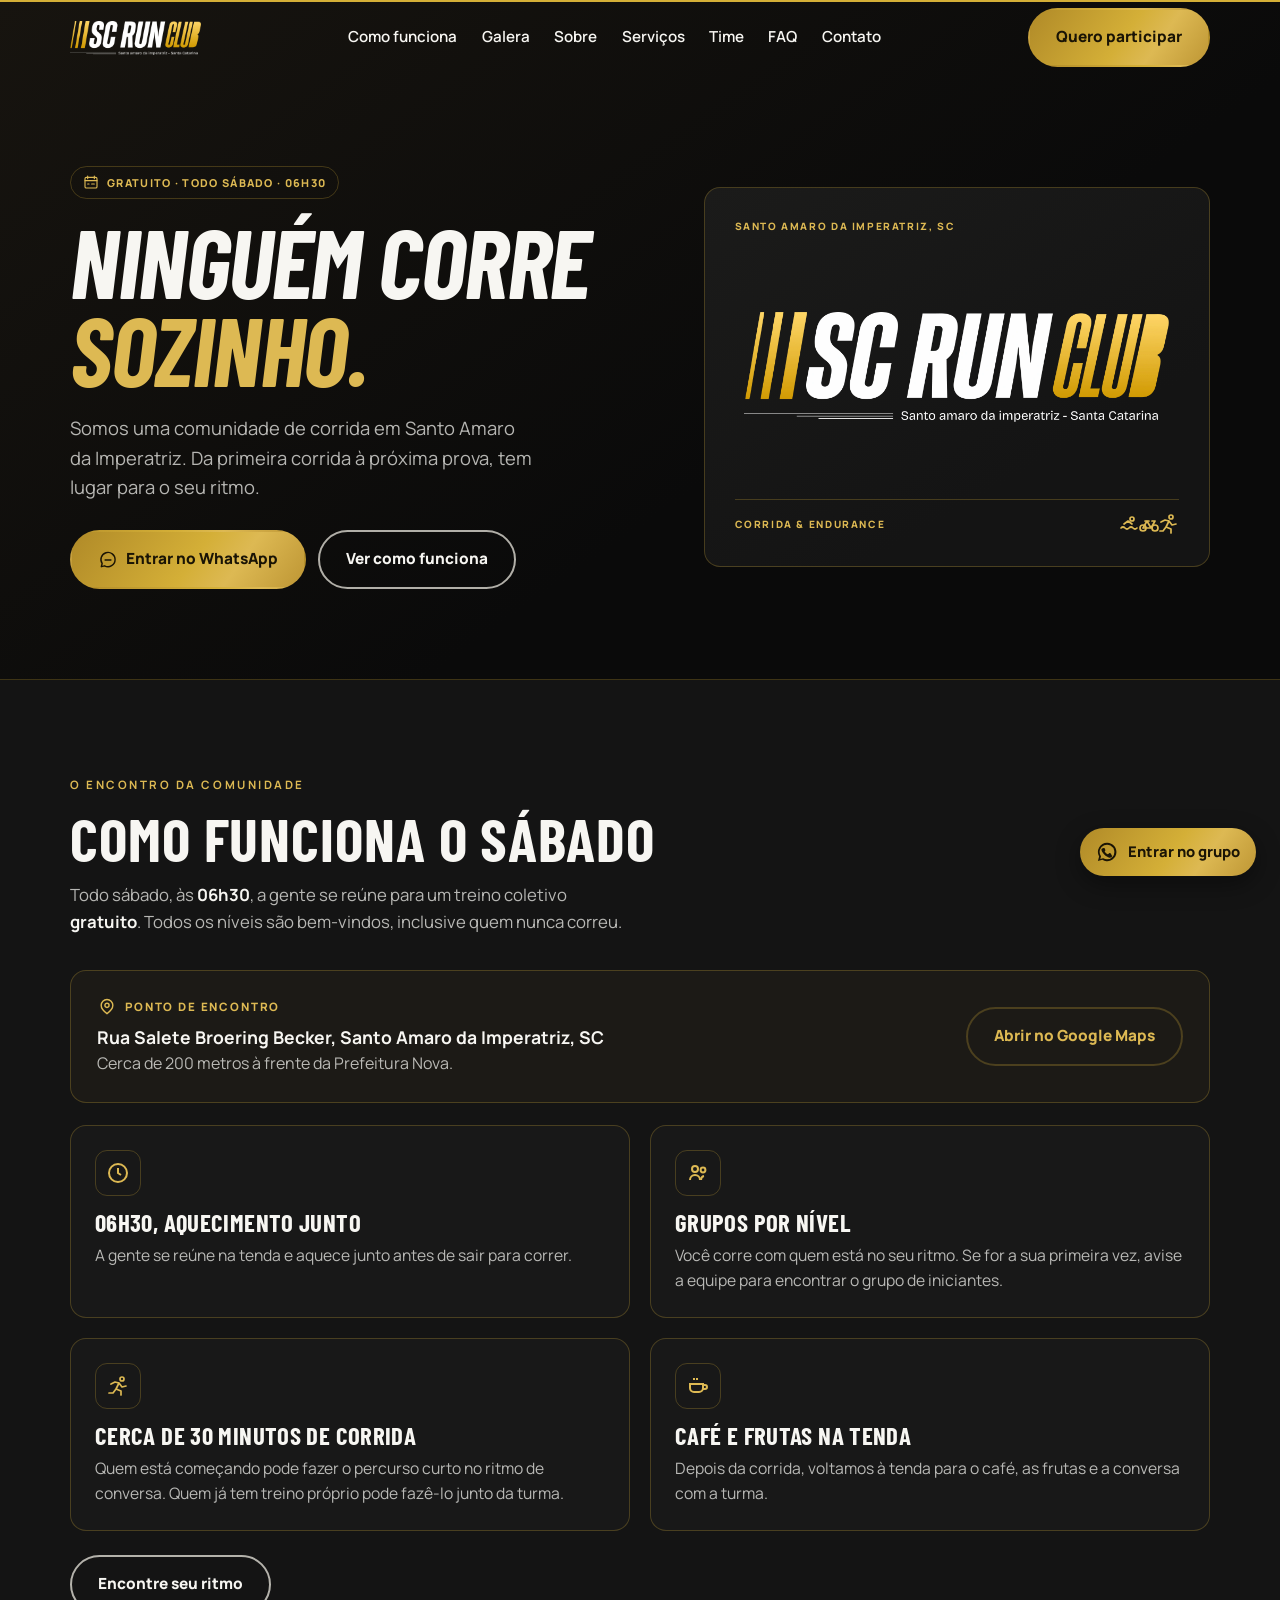
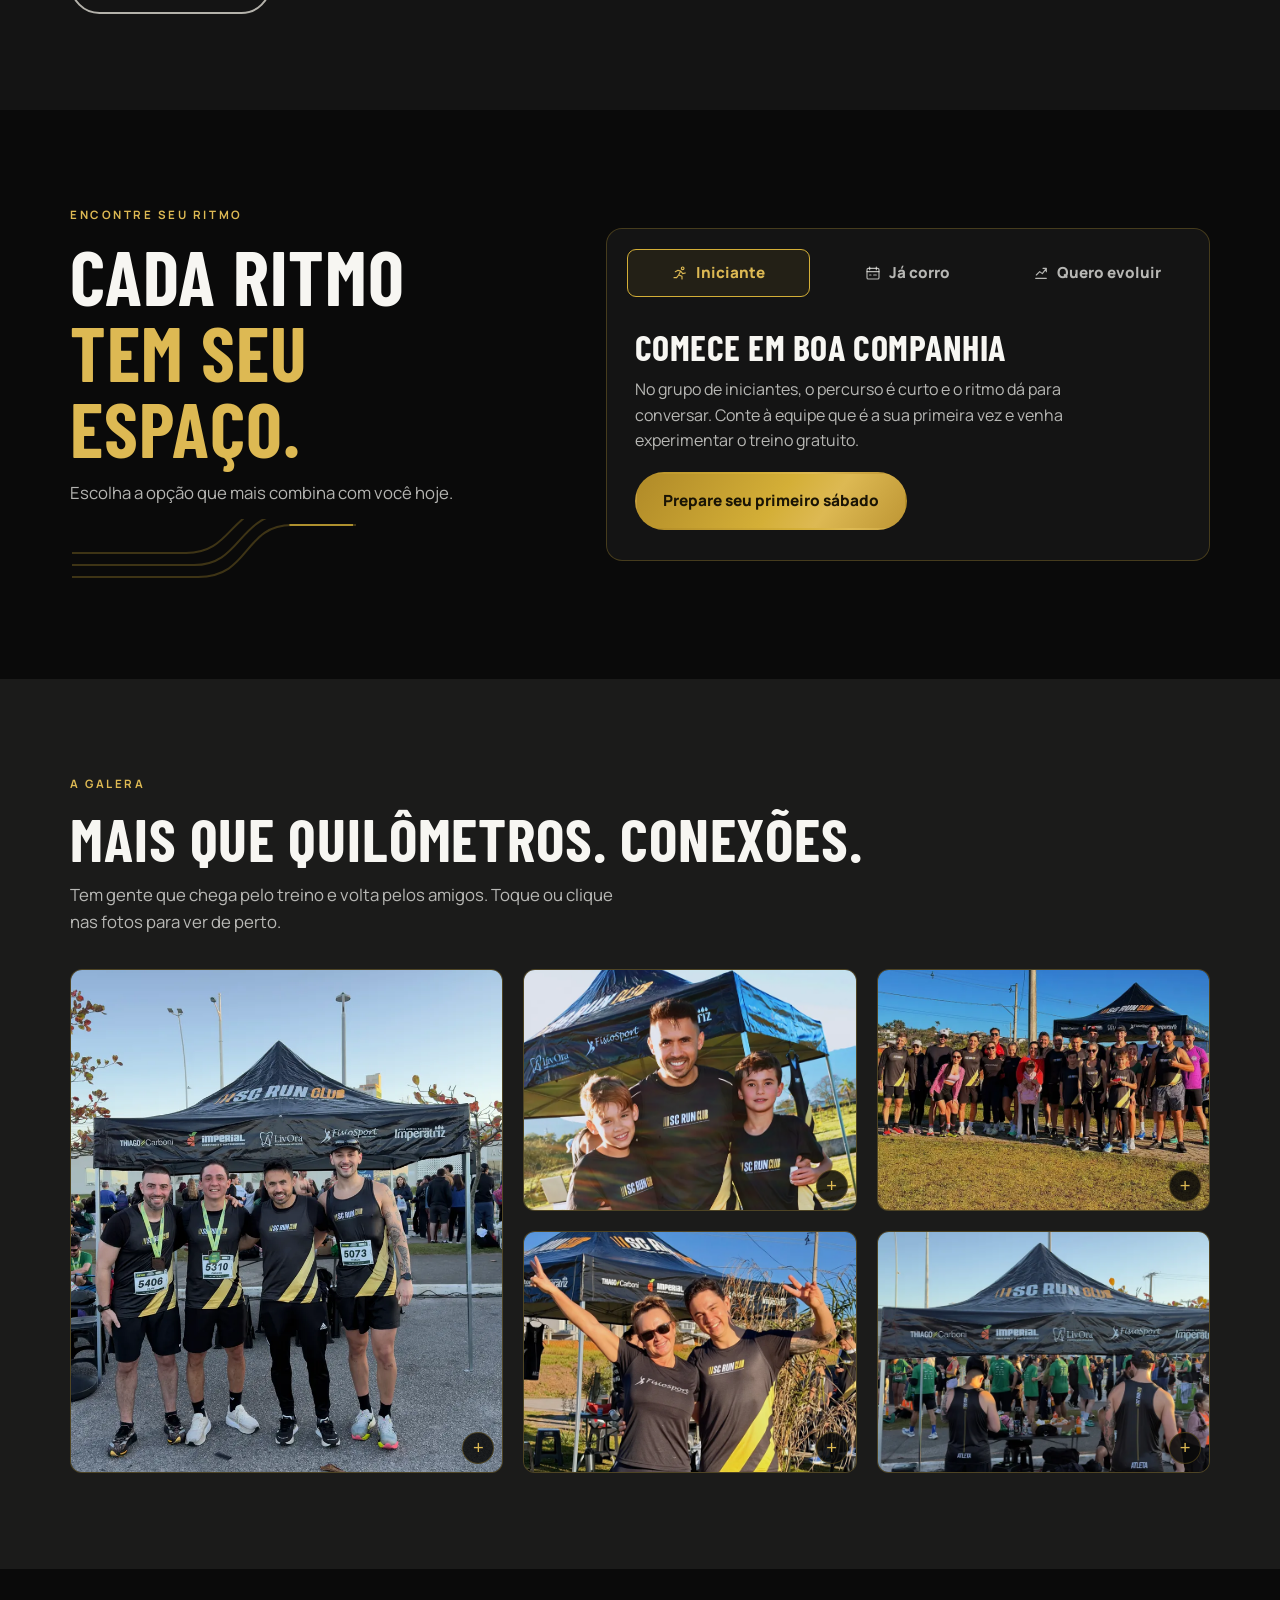
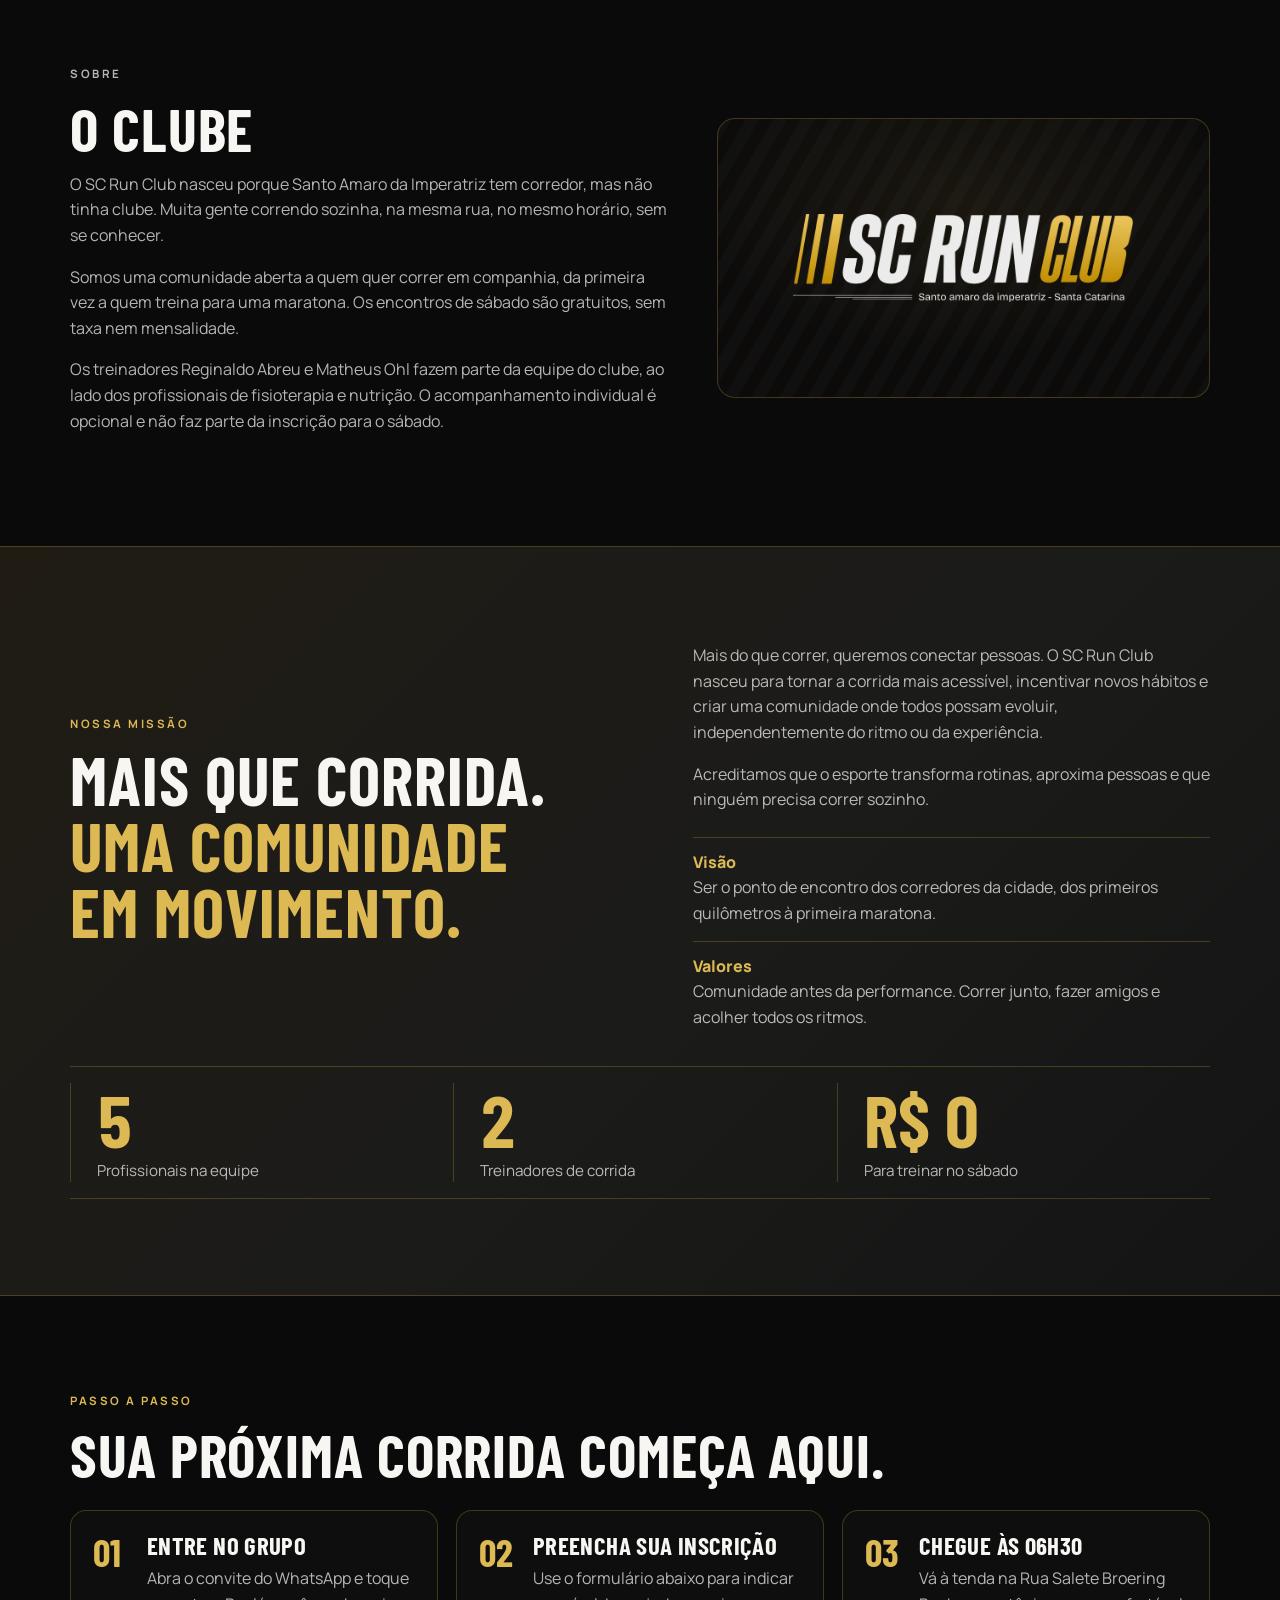
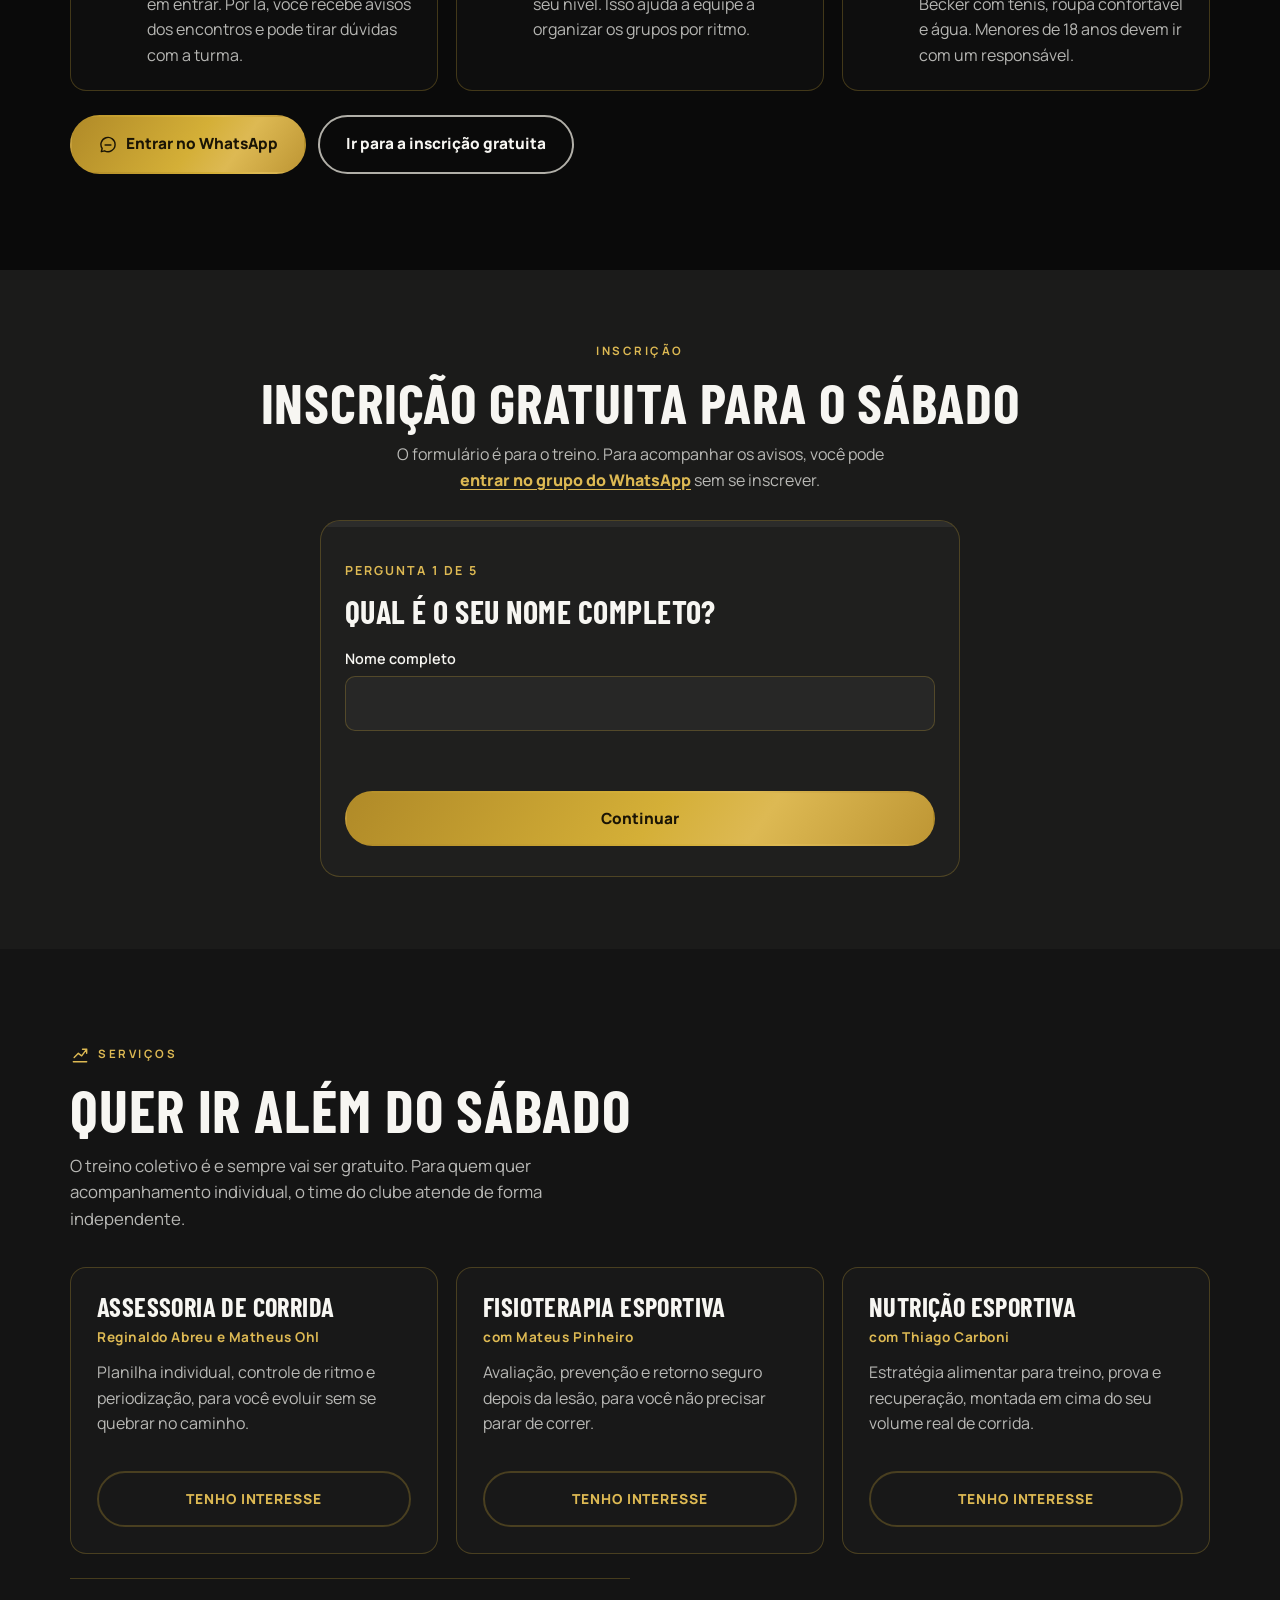
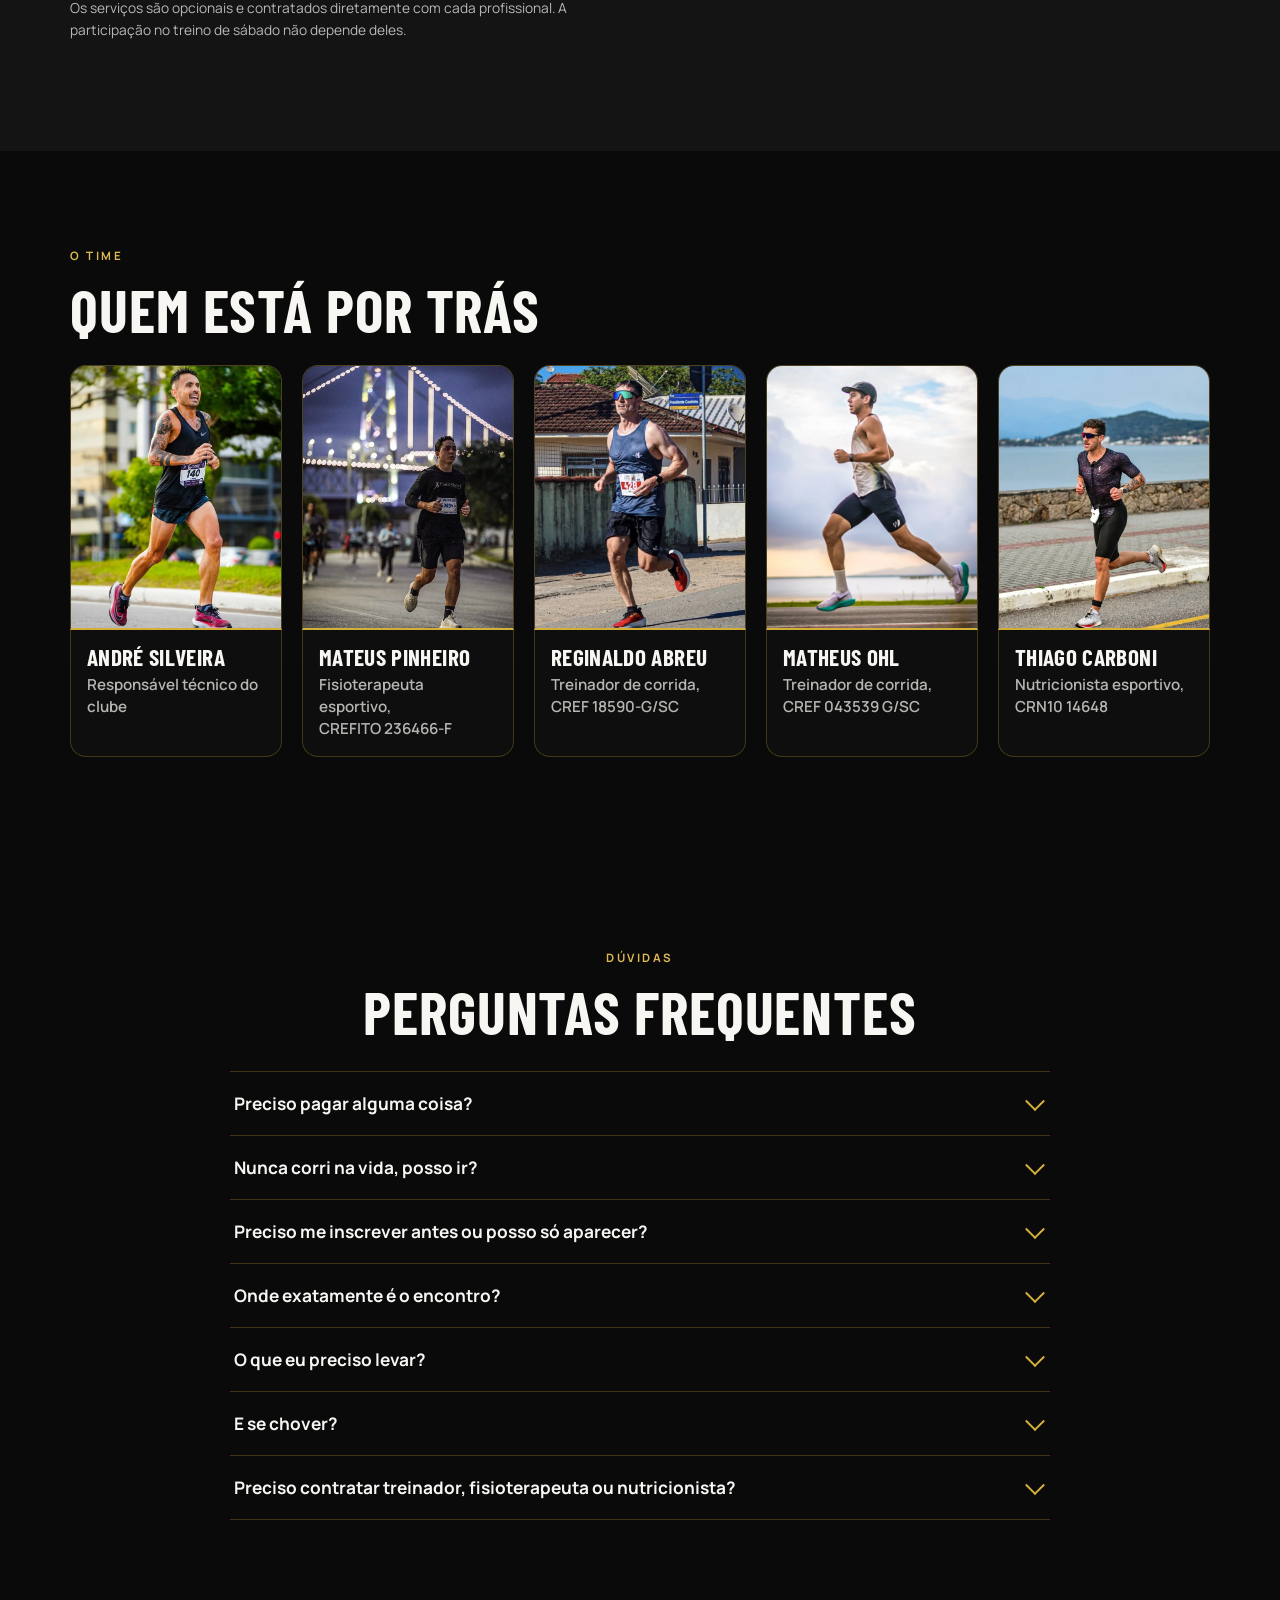
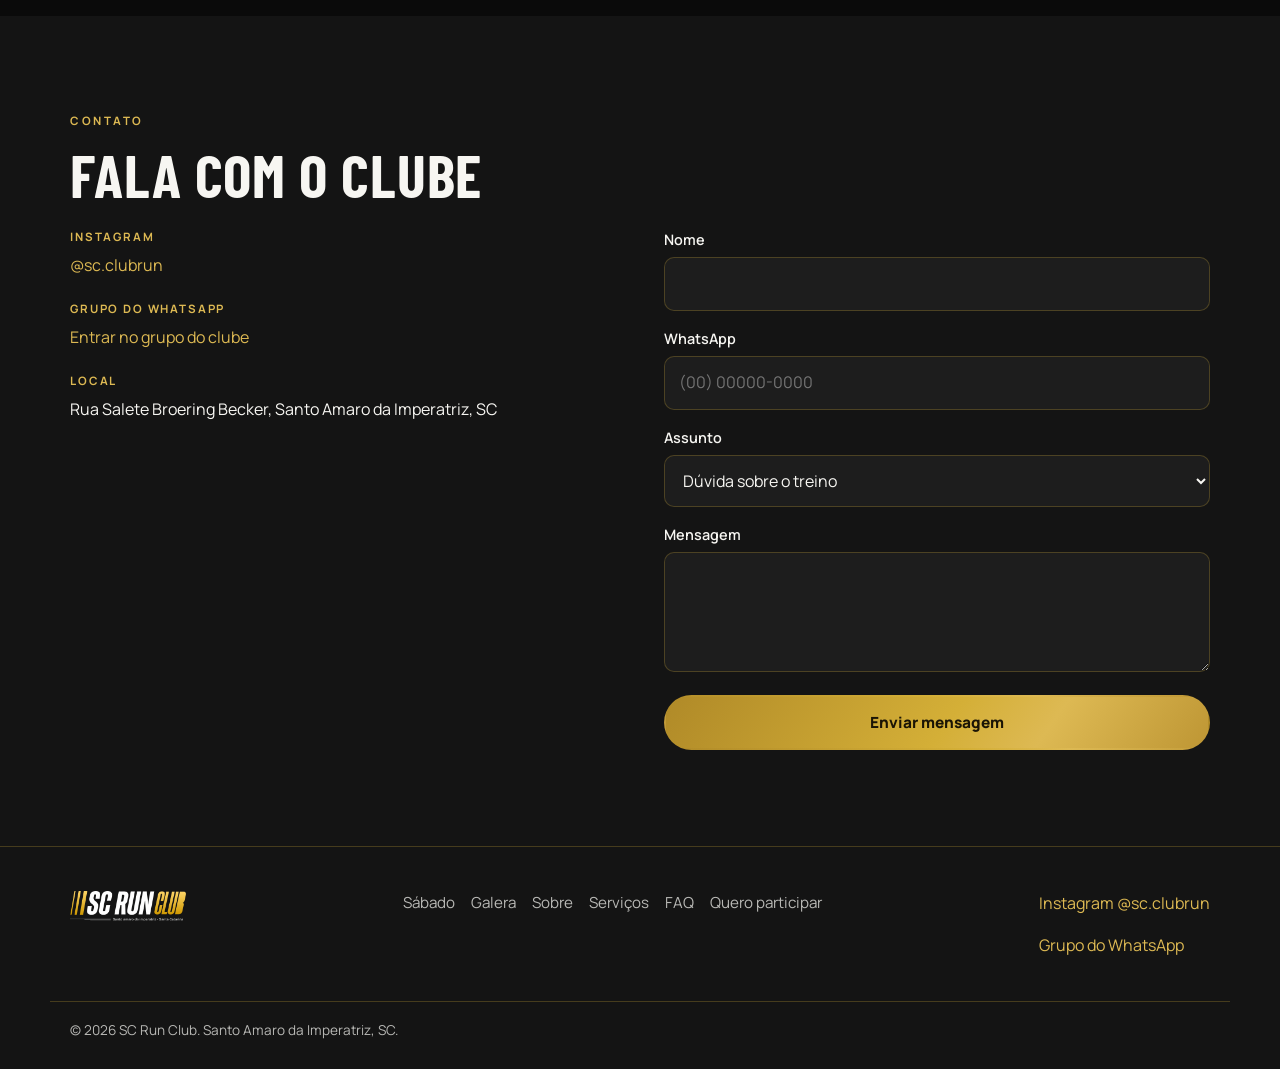
<file: index.html>
<!DOCTYPE html>
<html lang="pt-BR">
<head>
  <meta charset="UTF-8" />
  <meta name="viewport" content="width=device-width, initial-scale=1" />
  <title>SC Run Club | Clube de corrida de Santo Amaro da Imperatriz</title>
  <meta name="description" content="Treino coletivo gratuito todo sábado às 06h30 em Santo Amaro da Imperatriz. Todos os níveis. Ninguém corre sozinho." />
  <link rel="icon" type="image/png" href="images/favicon.png" />

  <!-- Open Graph -->
  <meta property="og:type" content="website" />
  <meta property="og:site_name" content="SC Run Club" />
  <meta property="og:title" content="SC Run Club | Clube de corrida de Santo Amaro da Imperatriz" />
  <meta property="og:description" content="Treino coletivo gratuito todo sábado às 06h30 em Santo Amaro da Imperatriz. Todos os níveis. Ninguém corre sozinho." />
  <meta property="og:url" content="https://scrunclub.netlify.app/" />
  <meta property="og:image" content="https://scrunclub.netlify.app/images/og.webp" />
  <meta property="og:image:width" content="1200" />
  <meta property="og:image:height" content="630" />
  <meta property="og:locale" content="pt_BR" />
  <meta name="twitter:card" content="summary_large_image" />
  <meta name="twitter:title" content="SC Run Club | Clube de corrida de Santo Amaro da Imperatriz" />
  <meta name="twitter:description" content="Treino coletivo gratuito todo sábado às 06h30 em Santo Amaro da Imperatriz. Todos os níveis. Ninguém corre sozinho." />
  <meta name="twitter:image" content="https://scrunclub.netlify.app/images/og.webp" />

  <!-- Fonts -->
  <link rel="preconnect" href="https://fonts.googleapis.com" />
  <link rel="preconnect" href="https://fonts.gstatic.com" crossorigin />
  <link href="https://fonts.googleapis.com/css2?family=Barlow+Condensed:ital,wght@0,700;1,700&amp;family=Manrope:wght@400..800&amp;display=swap" rel="stylesheet" />

  <link rel="stylesheet" href="css/style.css" />

  <!-- Schema.org SportsClub -->
  <script type="application/ld+json">
  {
    "@context": "https://schema.org",
    "@type": "SportsClub",
    "name": "SC Run Club",
    "sport": "Running",
    "url": "https://scrunclub.netlify.app/",
    "description": "Clube de corrida de Santo Amaro da Imperatriz. Treino coletivo gratuito todo sábado às 06h30.",
    "sameAs": ["https://www.instagram.com/sc.clubrun/"],
    "address": {
      "@type": "PostalAddress",
      "streetAddress": "Rua Salete Broering Becker",
      "addressLocality": "Santo Amaro da Imperatriz",
      "addressRegion": "SC",
      "addressCountry": "BR"
    },
    "openingHoursSpecification": {
      "@type": "OpeningHoursSpecification",
      "dayOfWeek": "Saturday",
      "opens": "06:30"
    }
  }
  </script>
</head>
<body>
  <svg class="icon-library" xmlns="http://www.w3.org/2000/svg" aria-hidden="true" focusable="false">
    <symbol id="icon-calendar" viewBox="0 0 24 24"><rect x="3" y="5" width="18" height="16" rx="2"/><path d="M7 3v4m10-4v4M3 10h18m-14 5h2m4 0h4"/></symbol>
    <symbol id="icon-pin" viewBox="0 0 24 24"><path d="M19 10c0 5-7 10-7 10s-7-5-7-10a7 7 0 1 1 14 0Z"/><circle cx="12" cy="10" r="2.5"/></symbol>
    <symbol id="icon-run" viewBox="0 0 24 24"><circle cx="16" cy="5" r="2"/><path d="m5 10 4-2 4 1 3 4 4-1m-7-3-3 6 5 2v4m-5-6-3 4H3"/></symbol>
    <symbol id="icon-progress" viewBox="0 0 24 24"><path d="M4 20h16M5 15l5-5 4 3 6-8m-5 0h5v5"/></symbol>
    <symbol id="icon-chat" viewBox="0 0 24 24"><path d="M20.5 11.5a8.5 8.5 0 0 1-12.6 7.5L4 20l1-3.8a8.5 8.5 0 1 1 15.5-4.7Z"/><path d="M8.5 12h7"/></symbol>
    <symbol id="icon-triathlon" viewBox="0 0 60 24"><circle cx="13" cy="7" r="2"/><path d="m5 12 4-3 4 3M2 16q2-2 4 0t4 0t4 0t4 0"/><circle cx="24" cy="16" r="3"/><circle cx="36" cy="16" r="3"/><path d="m24 16 4-7 4 7h-8m8 0 4-7h-3M26 9h4"/><circle cx="52" cy="5" r="2"/><path d="m42 10 4-2 4 1 3 4 4-1m-7-3-3 6 5 2v4m-5-6-3 4h-3"/></symbol>
  </svg>
  <div class="reading-progress" aria-hidden="true"></div>

  <!-- ============ HEADER ============ -->
  <header class="header" id="topo">
    <div class="container">
      <a class="brand" href="#topo" aria-label="SC Run Club, página inicial">
        <img src="images/logo.webp" alt="SC Run Club, Santo Amaro da Imperatriz, Santa Catarina" width="200" height="52" />
      </a>
      <nav class="nav" aria-label="Navegação principal">
        <a href="#sabado">Como funciona</a>
        <a href="#galera">Galera</a>
        <a href="#sobre">Sobre</a>
        <a href="#servicos">Serviços</a>
        <a href="#time">Time</a>
        <!-- <a href="#depoimentos">Depoimentos</a> -->
        <a href="#faq">FAQ</a>
        <a href="#contato">Contato</a>
      </nav>
      <a class="btn btn--gold header-cta" href="#quiz">Quero participar</a>
      <button class="burger" aria-label="Abrir menu" aria-expanded="false" aria-controls="mobile-nav">
        <span></span><span></span><span></span>
      </button>
    </div>
  </header>

  <nav class="mobile-nav" id="mobile-nav" aria-label="Navegação mobile">
    <a href="#sabado">Como funciona</a>
    <a href="#galera">Galera</a>
    <a href="#sobre">Sobre</a>
    <a href="#servicos">Serviços</a>
    <a href="#time">Time</a>
    <!-- <a href="#depoimentos">Depoimentos</a> -->
    <a href="#faq">FAQ</a>
    <a href="#contato">Contato</a>
    <a class="btn btn--gold" href="#quiz">Quero participar</a>
  </nav>

  <main>
  <!-- ============ HERO ============ -->
  <section class="hero" aria-labelledby="hero-title">
    <div class="hero__bg" aria-hidden="true"></div>
    <div class="container">
      <div class="hero__grid">
        <div class="hero__copy">
          <span class="badge"><svg class="icon" aria-hidden="true"><use href="#icon-calendar"/></svg> Gratuito · Todo sábado · 06h30</span>
          <h1 id="hero-title">Ninguém corre <span>sozinho.</span></h1>
          <p class="hero__sub">Somos uma comunidade de corrida em Santo Amaro da Imperatriz. Da primeira corrida à próxima prova, tem lugar para o seu ritmo.</p>
          <div class="hero__actions">
            <a class="btn btn--gold" href="/whatsapp" target="_blank" rel="noopener"><svg class="icon" aria-hidden="true"><use href="#icon-chat"/></svg> Entrar no WhatsApp</a>
            <a class="btn btn--outline" href="#sabado">Ver como funciona</a>
          </div>
        </div>
        <div class="hero__media">
          <span class="hero__plate-label">Santo Amaro da Imperatriz, SC</span>
          <img src="images/logo.webp" alt="SC Run Club" width="1600" height="415" />
          <span class="hero__plate-label hero__plate-footer">Corrida &amp; endurance <svg class="icon icon--triathlon" aria-hidden="true"><use href="#icon-triathlon"/></svg></span>
        </div>
      </div>
    </div>
  </section>

  <!-- ============ O SÁBADO ============ -->
  <section class="section section--alt" id="sabado" aria-labelledby="sabado-title">
    <div class="container">
      <div class="reveal">
        <p class="eyebrow">O encontro da comunidade</p>
        <h2 id="sabado-title">Como funciona o sábado</h2>
        <p class="lead">Todo sábado, às <strong>06h30</strong>, a gente se reúne para um treino coletivo <strong>gratuito</strong>. Todos os níveis são bem-vindos, inclusive quem nunca correu.</p>
      </div>
      <div class="local reveal">
        <div>
          <span class="local__label"><svg class="icon" aria-hidden="true"><use href="#icon-pin"/></svg> Ponto de encontro</span>
          <strong>Rua Salete Broering Becker, Santo Amaro da Imperatriz, SC</strong>
          <span>Cerca de 200 metros à frente da Prefeitura Nova.</span>
        </div>
        <a class="btn btn--ghost" href="https://www.google.com/maps/search/?api=1&amp;query=Rua+Salete+Broering+Becker,+Santo+Amaro+da+Imperatriz,+SC" target="_blank" rel="noopener">Abrir no Google Maps</a>
      </div>
      <div class="grid-2 reveal">
        <div class="feature">
          <span class="feature__icon" aria-hidden="true"><svg viewBox="0 0 24 24" fill="none" stroke="currentColor" stroke-width="2"><circle cx="12" cy="12" r="9"/><path d="M12 7v5l3 2"/></svg></span>
          <h3>06h30, aquecimento junto</h3>
          <p>A gente se reúne na tenda e aquece junto antes de sair para correr.</p>
        </div>
        <div class="feature">
          <span class="feature__icon" aria-hidden="true"><svg viewBox="0 0 24 24" fill="none" stroke="currentColor" stroke-width="2"><circle cx="9" cy="8" r="3"/><circle cx="17" cy="9" r="2.4"/><path d="M4 19c0-2.8 2.2-5 5-5s5 2.2 5 5"/><path d="M15 19c0-2 1-3.6 3-4"/></svg></span>
          <h3>Grupos por nível</h3>
          <p>Você corre com quem está no seu ritmo. Se for a sua primeira vez, avise a equipe para encontrar o grupo de iniciantes.</p>
        </div>
        <div class="feature">
          <span class="feature__icon"><svg class="icon" aria-hidden="true"><use href="#icon-run"/></svg></span>
          <h3>Cerca de 30 minutos de corrida</h3>
          <p>Quem está começando pode fazer o percurso curto no ritmo de conversa. Quem já tem treino próprio pode fazê-lo junto da turma.</p>
        </div>
        <div class="feature">
          <span class="feature__icon" aria-hidden="true"><svg viewBox="0 0 24 24" fill="none" stroke="currentColor" stroke-width="2"><path d="M4 10h13v4a4 4 0 0 1-4 4H8a4 4 0 0 1-4-4z"/><path d="M17 11h2a2 2 0 0 1 0 4h-2"/><path d="M8 4v2M11 4v2"/></svg></span>
          <h3>Café e frutas na tenda</h3>
          <p>Depois da corrida, voltamos à tenda para o café, as frutas e a conversa com a turma.</p>
        </div>
      </div>

      <a class="btn btn--outline saturday-cta reveal" href="#ritmo">Encontre seu ritmo</a>
    </div>
  </section>

  <section class="section pace" id="ritmo" aria-labelledby="ritmo-title">
    <div class="container pace__grid">
      <div class="reveal">
        <p class="eyebrow">Encontre seu ritmo</p>
        <h2 id="ritmo-title">Cada ritmo <span>tem seu espaço.</span></h2>
        <p class="lead">Escolha a opção que mais combina com você hoje.</p>
        <svg class="pace__track" viewBox="0 0 288 64" fill="none" aria-hidden="true">
          <path d="M2 58h126c53 0 45-52 94-52h64M2 46h122c49 0 43-52 98-52M2 34h114c51 0 41-52 110-52"/>
          <path class="pace__trace" pathLength="1" d="M2 58h126c53 0 45-52 94-52h64"/>
        </svg>
      </div>
      <fieldset class="pace__selector reveal" aria-label="Seu nível de corrida">
        <input class="pace__radio" type="radio" name="ritmo" id="ritmo-iniciante" aria-controls="ritmo-iniciante-info" checked />
        <label for="ritmo-iniciante"><svg class="icon" aria-hidden="true"><use href="#icon-run"/></svg> Iniciante</label>
        <input class="pace__radio" type="radio" name="ritmo" id="ritmo-corro" aria-controls="ritmo-corro-info" />
        <label for="ritmo-corro"><svg class="icon" aria-hidden="true"><use href="#icon-calendar"/></svg> Já corro</label>
        <input class="pace__radio" type="radio" name="ritmo" id="ritmo-evoluir" aria-controls="ritmo-evoluir-info" />
        <label for="ritmo-evoluir"><svg class="icon" aria-hidden="true"><use href="#icon-progress"/></svg> Quero evoluir</label>
        <div class="pace__panels" aria-live="polite">
          <div id="ritmo-iniciante-info" class="pace__panel">
            <h3>Comece em boa companhia</h3>
            <p>No grupo de iniciantes, o percurso é curto e o ritmo dá para conversar. Conte à equipe que é a sua primeira vez e venha experimentar o treino gratuito.</p>
            <a class="btn btn--gold" href="#participar">Prepare seu primeiro sábado</a>
          </div>
          <div id="ritmo-corro-info" class="pace__panel">
            <h3>Some quilômetros com a turma</h3>
            <p>Encontre gente que corre no seu ritmo. Se já segue um treino próprio, pode fazê-lo com a turma e ficar para o café.</p>
            <a class="btn btn--gold" href="#quiz">Inscreva-se no treino gratuito</a>
          </div>
          <div id="ritmo-evoluir-info" class="pace__panel">
            <h3>Treine com um objetivo</h3>
            <p>Quer preparar uma prova ou ajustar o treino? Conheça a assessoria individual, um serviço opcional. O encontro de sábado continua gratuito.</p>
            <a class="btn btn--gold" href="#assessoria">Conheça a assessoria</a>
            <a class="pace__link" href="#quiz">Prefiro o treino gratuito</a>
          </div>
        </div>
      </fieldset>
    </div>
  </section>

  <!-- ============ GALERIA ============ -->
  <section class="section section--alt2" id="galera" aria-labelledby="galera-title">
    <div class="container">
      <div class="reveal">
        <p class="eyebrow">A galera</p>
        <h2 id="galera-title">Mais que quilômetros. Conexões.</h2>
        <p class="lead">Tem gente que chega pelo treino e volta pelos amigos. Toque ou clique nas fotos para ver de perto.</p>
      </div>
      <ul class="gallery" id="galeria-fotos" role="list">
        <li class="gallery__lead reveal">
          <button type="button" class="gallery__item" aria-label="Ampliar: corredores do SC Run Club reunidos em frente à tenda do clube">
            <img src="images/galeria/grupo-01.webp" alt="Corredores do SC Run Club reunidos em frente à tenda do clube" loading="lazy" width="788" height="1400" />
          </button>
        </li>
        <li class="gallery__portrait reveal">
          <button type="button" class="gallery__item" aria-label="Ampliar: membro do clube com as crianças em frente à tenda do SC Run Club">
            <img src="images/galeria/grupo-02.webp" alt="Membro do clube com as crianças em frente à tenda do SC Run Club" loading="lazy" width="787" height="1400" />
          </button>
        </li>
        <li class="reveal">
          <button type="button" class="gallery__item" aria-label="Ampliar: grupo do SC Run Club reunido antes do treino de sábado">
            <img src="images/galeria/grupo-03.webp" alt="Grupo do SC Run Club reunido antes do treino de sábado" loading="lazy" width="788" height="1401" />
          </button>
        </li>
        <li class="gallery__portrait reveal">
          <button type="button" class="gallery__item" aria-label="Ampliar: dois participantes do SC Run Club comemorando em frente à tenda">
            <img src="images/galeria/grupo-04.webp" alt="Dois participantes do SC Run Club comemorando em frente à tenda" loading="lazy" width="788" height="1400" />
          </button>
        </li>
        <li class="reveal">
          <button type="button" class="gallery__item" aria-label="Ampliar: estrutura da tenda do SC Run Club montada em dia de prova">
            <img src="images/galeria/grupo-07.webp" alt="Estrutura da tenda do SC Run Club montada em dia de prova" loading="lazy" width="788" height="1400" />
          </button>
        </li>
      </ul>
    </div>
  </section>

  <!-- ============ SOBRE ============ -->
  <section class="section" id="sobre" aria-labelledby="sobre-title">
    <div class="container about">
      <div class="about__text reveal">
        <p class="eyebrow">Sobre</p>
        <h2 id="sobre-title">O clube</h2>
        <p>O SC Run Club nasceu porque Santo Amaro da Imperatriz tem corredor, mas não tinha clube. Muita gente correndo sozinha, na mesma rua, no mesmo horário, sem se conhecer.</p>
        <p>Somos uma comunidade aberta a quem quer correr em companhia, da primeira vez a quem treina para uma maratona. Os encontros de sábado são gratuitos, sem taxa nem mensalidade.</p>
        <p>Os treinadores Reginaldo Abreu e Matheus Ohl fazem parte da equipe do clube, ao lado dos profissionais de fisioterapia e nutrição. O acompanhamento individual é opcional e não faz parte da inscrição para o sábado.</p>
      </div>
      <!-- SUBSTITUIR: foto do grupo correndo. Enquanto não houver, logo sobre fundo texturizado. -->
      <div class="media-fallback reveal" role="img" aria-label="SC Run Club">
        <img src="images/logo.webp" alt="SC Run Club" loading="lazy" width="340" height="88" />
      </div>
    </div>
  </section>

  <!-- ============ MISSÃO, VISÃO, VALORES ============ -->
  <section class="section mission" aria-labelledby="mvv-title">
    <div class="container">
      <div class="mission__grid">
        <div class="reveal">
          <p class="eyebrow">Nossa missão</p>
          <h2 id="mvv-title">Mais que corrida. <span>Uma comunidade<br />em movimento.</span></h2>
        </div>
        <div class="mission__text reveal">
          <p>Mais do que correr, queremos conectar pessoas. O SC Run Club nasceu para tornar a corrida mais acessível, incentivar novos hábitos e criar uma comunidade onde todos possam evoluir, independentemente do ritmo ou da experiência.</p>
          <p>Acreditamos que o esporte transforma rotinas, aproxima pessoas e que ninguém precisa correr sozinho.</p>
          <dl class="mission__principles">
            <div><dt>Visão</dt><dd>Ser o ponto de encontro dos corredores da cidade, dos primeiros quilômetros à primeira maratona.</dd></div>
            <div><dt>Valores</dt><dd>Comunidade antes da performance. Correr junto, fazer amigos e acolher todos os ritmos.</dd></div>
          </dl>
        </div>
      </div>
      <dl class="club-stats reveal" aria-label="O clube em números">
        <div><dt>Profissionais na equipe</dt><dd><span class="sr-only">5</span><span data-count aria-hidden="true">5</span></dd></div>
        <div><dt>Treinadores de corrida</dt><dd><span class="sr-only">2</span><span data-count aria-hidden="true">2</span></dd></div>
        <div><dt>Para treinar no sábado</dt><dd>R$ 0</dd></div>
      </dl>
    </div>
  </section>

  <!-- ============ COMO FUNCIONA ============ -->
  <section class="section" id="participar" aria-labelledby="como-title">
    <div class="container">
      <p class="eyebrow reveal">Passo a passo</p>
      <h2 id="como-title" class="reveal">Sua próxima corrida começa aqui.</h2>
      <ol class="steps reveal" role="list">
        <li class="step">
          <span class="step__num" aria-hidden="true">01</span>
          <div><h3>Entre no grupo</h3><p>Abra o convite do WhatsApp e toque em entrar. Por lá, você recebe avisos dos encontros e pode tirar dúvidas com a turma.</p></div>
        </li>
        <li class="step">
          <span class="step__num" aria-hidden="true">02</span>
          <div><h3>Preencha sua inscrição</h3><p>Use o formulário abaixo para indicar seu nível. Isso ajuda a equipe a organizar os grupos por ritmo.</p></div>
        </li>
        <li class="step">
          <span class="step__num" aria-hidden="true">03</span>
          <div><h3>Chegue às 06h30</h3><p>Vá à tenda na Rua Salete Broering Becker com tênis, roupa confortável e água. Menores de 18 anos devem ir com um responsável.</p></div>
        </li>
      </ol>
      <div class="participation-actions reveal">
        <a class="btn btn--gold" href="/whatsapp" target="_blank" rel="noopener"><svg class="icon" aria-hidden="true"><use href="#icon-chat"/></svg> Entrar no WhatsApp</a>
        <a class="btn btn--outline" href="#quiz">Ir para a inscrição gratuita</a>
      </div>
    </div>
  </section>
  
  <!-- ============ QUIZ ============ -->
  <section class="quiz-section" id="quiz" aria-labelledby="quiz-title">
    <div class="container">
      <p class="eyebrow reveal" style="text-align:center;">Inscrição</p>
      <h2 id="quiz-title" class="reveal quiz-title">Inscrição gratuita para o sábado</h2>
      <p class="quiz-intro reveal">O formulário é para o treino. Para acompanhar os avisos, você pode <a href="/whatsapp" target="_blank" rel="noopener">entrar no grupo do WhatsApp</a> sem se inscrever.</p>
      <div class="quiz reveal">
        <div class="quiz__progress" aria-hidden="true"><div class="quiz__bar"></div></div>
        <form id="quiz-form" name="inscricao" method="POST" data-netlify="true" netlify-honeypot="bot-field" class="quiz__inner">
          <input type="hidden" name="form-name" value="inscricao" />
          <p class="hp" aria-hidden="true"><label>Não preencha: <input name="bot-field" tabindex="-1" autocomplete="off" /></label></p>

          <p class="quiz__count" aria-live="polite"></p>

          <!-- Tela 1: nome -->
          <div class="quiz__screen is-active">
            <h2 class="quiz__q">Qual é o seu nome completo?</h2>
            <div class="field">
              <label for="q-nome">Nome completo</label>
              <input type="text" id="q-nome" name="nome" autocomplete="name" required />
            </div>
            <p class="quiz__error" role="alert"></p>
            <div class="quiz__nav">
              <button type="button" class="btn btn--ghost quiz__back">Voltar</button>
              <button type="button" class="btn btn--gold" data-next>Continuar</button>
            </div>
          </div>

          <!-- Tela 2: nascimento -->
          <div class="quiz__screen">
            <h2 class="quiz__q">Qual a sua data de nascimento?</h2>
            <div class="field">
              <label for="q-nascimento">Data de nascimento (dia/mês/ano)</label>
              <input type="text" id="q-nascimento" name="nascimento" inputmode="numeric" placeholder="00/00/0000" autocomplete="bday" required />
            </div>
            <p class="quiz__warn" id="q-menor-warn">Menores de 18 anos precisam estar acompanhados de responsável no treino.</p>
            <p class="quiz__error" role="alert"></p>
            <div class="quiz__nav">
              <button type="button" class="btn btn--ghost quiz__back">Voltar</button>
              <button type="button" class="btn btn--gold" data-next>Continuar</button>
            </div>
          </div>

          <!-- Tela 3: whatsapp -->
          <div class="quiz__screen">
            <h2 class="quiz__q">Qual o seu WhatsApp?</h2>
            <div class="field">
              <label for="q-telefone">WhatsApp</label>
              <input type="tel" id="q-telefone" name="telefone" inputmode="numeric" placeholder="(00) 00000-0000" autocomplete="tel" required />
            </div>
            <p class="quiz__error" role="alert"></p>
            <div class="quiz__nav">
              <button type="button" class="btn btn--ghost quiz__back">Voltar</button>
              <button type="button" class="btn btn--gold" data-next>Continuar</button>
            </div>
          </div>

          <!-- Tela 4: nível -->
          <div class="quiz__screen">
            <h2 class="quiz__q">Qual o seu nível na corrida?</h2>
            <div class="level-cards" role="radiogroup" aria-label="Seu nível na corrida">
              <label class="level-card">
                <input type="radio" name="nivel" value="Iniciante, 3K" />
                <span class="level-card__t">Iniciante, 3K</span>
                <span class="level-card__d">Estou começando agora ou voltando depois de um tempo parado.</span>
              </label>
              <label class="level-card">
                <input type="radio" name="nivel" value="Intermediário, 5K" />
                <span class="level-card__t">Intermediário, 5K</span>
                <span class="level-card__d">Já corro com alguma regularidade e aguento 5K tranquilo.</span>
              </label>
              <label class="level-card">
                <input type="radio" name="nivel" value="Avançado, 7K ou mais" />
                <span class="level-card__t">Avançado, 7K ou mais</span>
                <span class="level-card__d">Corro toda semana e tenho ritmo consolidado.</span>
              </label>
            </div>
            <p class="quiz__error" role="alert"></p>
            <div class="quiz__nav">
              <button type="button" class="btn btn--ghost quiz__back">Voltar</button>
              <button type="button" class="btn btn--gold" data-next>Continuar</button>
            </div>
          </div>

          <!-- Tela 5: origem (opcional) -->
          <div class="quiz__screen">
            <h2 class="quiz__q">Como você conheceu o clube?</h2>
            <p class="quiz__hint">Opcional.</p>
            <div class="origem-opts">
              <label><input type="radio" name="origem" value="Instagram" /> Instagram</label>
              <label><input type="radio" name="origem" value="Indicação de amigo" /> Indicação de amigo</label>
              <label><input type="radio" name="origem" value="Vi o pessoal correndo" /> Vi o pessoal correndo</label>
              <label><input type="radio" name="origem" value="Outro" /> Outro</label>
            </div>
            <p class="quiz__error" role="alert"></p>
            <div class="quiz__nav">
              <button type="button" class="btn btn--ghost quiz__back">Voltar</button>
              <button type="button" class="btn btn--gold" data-next>Enviar inscrição</button>
            </div>
          </div>

          <!-- Tela final: confirmação -->
          <div class="quiz__screen quiz__done">
            <span class="check" aria-hidden="true"><svg viewBox="0 0 24 24" fill="none" stroke="currentColor" stroke-width="3"><path d="M5 13l4 4L19 7"/></svg></span>
            <h2>Inscrição feita.</h2>
            <p>Te esperamos no sábado, 06h30, na Rua Salete Broering Becker.</p>
            <div class="actions">
              <a class="btn btn--gold" href="https://chat.whatsapp.com/HPYxeoswQMVCVlk2EjRVwb?s=sh&p=i&ilr=2&amv=2" target="_blank" rel="noopener">Entrar no grupo do WhatsApp</a>
              <a class="btn btn--outline" href="https://www.google.com/maps/search/?api=1&query=Rua+Salete+Broering+Becker,+Santo+Amaro+da+Imperatriz,+SC" target="_blank" rel="noopener">Abrir no Google Maps</a>
            </div>
          </div>
        </form>
      </div>
    </div>
  </section>
  
  <!-- ============ SERVIÇOS ============ -->
  <section class="section section--alt" id="servicos" aria-labelledby="servicos-title">
    <div class="container">
      <p class="eyebrow eyebrow--icon reveal"><svg class="icon" aria-hidden="true"><use href="#icon-progress"/></svg> Serviços</p>
      <h2 id="servicos-title" class="reveal">Quer ir além do sábado</h2>
      <p class="lead reveal">O treino coletivo é e sempre vai ser gratuito. Para quem quer acompanhamento individual, o time do clube atende de forma independente.</p>
      <div class="services-grid reveal">
        <div class="service" id="assessoria">
          <h3>Assessoria de corrida</h3>
          <span class="service__pro">Reginaldo Abreu e Matheus Ohl</span>
          <p>Planilha individual, controle de ritmo e periodização, para você evoluir sem se quebrar no caminho.</p>
          <a class="btn btn--ghost" href="https://wa.me/5548988040134?text=Oi%20Reginaldo%2C%20vim%20pelo%20SC%20Run%20Club%20e%20quero%20saber%20mais%20sobre%20a%20assessoria%20de%20corrida." target="_blank" rel="noopener noreferrer" data-servico="Assessoria de corrida">TENHO INTERESSE</a>
        </div>
        <div class="service">
          <h3>Fisioterapia esportiva</h3>
          <span class="service__pro">com Mateus Pinheiro</span>
          <p>Avaliação, prevenção e retorno seguro depois da lesão, para você não precisar parar de correr.</p>
          <a class="btn btn--ghost" href="https://wa.me/5548999700089?text=Oi%20Mateus%2C%20vim%20pelo%20SC%20Run%20Club%20e%20quero%20saber%20mais%20sobre%20a%20fisioterapia%20esportiva." target="_blank" rel="noopener noreferrer" data-servico="Fisioterapia esportiva">TENHO INTERESSE</a>
        </div>
        <div class="service">
          <h3>Nutrição esportiva</h3>
          <span class="service__pro">com Thiago Carboni</span>
          <p>Estratégia alimentar para treino, prova e recuperação, montada em cima do seu volume real de corrida.</p>
          <a class="btn btn--ghost" href="https://wa.me/5548999052280?text=Oi%20Thiago%2C%20vim%20pelo%20SC%20Run%20Club%20e%20quero%20saber%20mais%20sobre%20a%20nutri%C3%A7%C3%A3o%20esportiva." target="_blank" rel="noopener noreferrer" data-servico="Nutrição esportiva">TENHO INTERESSE</a>
        </div>
      </div>
      <p class="disclaimer reveal">Os serviços são opcionais e contratados diretamente com cada profissional. A participação no treino de sábado não depende deles.</p>
    </div>
  </section>
  
  <!-- ============ TIME ============ -->
  <section class="section" id="time" aria-labelledby="time-title">
    <div class="container">
      <p class="eyebrow reveal">O time</p>
      <h2 id="time-title" class="reveal">Quem está por trás</h2>
      <div class="team">
        <article class="member reveal">
          <div class="member__photo member__photo--high"><img src="images/equipe/andre.webp" alt="André Silveira, responsável técnico do SC Run Club, durante uma prova" loading="lazy" width="667" height="1000" /></div>
          <div class="member__body">
            <h3>André Silveira</h3>
            <p class="member__role">Responsável técnico do clube</p>
          </div>
        </article>
        <article class="member reveal">
          <div class="member__photo"><img src="images/equipe/mateus.webp" alt="Mateus Pinheiro, fisioterapeuta esportivo do SC Run Club, durante uma prova" loading="lazy" width="868" height="1000" /></div>
          <div class="member__body">
            <h3>Mateus Pinheiro</h3>
            <p class="member__role">Fisioterapeuta esportivo, CREFITO&nbsp;236466-F</p>
          </div>
        </article>
        <article class="member reveal">
          <div class="member__photo"><img src="images/equipe/reginaldo.webp" alt="Reginaldo Abreu, treinador de corrida do SC Run Club, durante uma prova" loading="lazy" width="736" height="1000" /></div>
          <div class="member__body">
            <h3>Reginaldo Abreu</h3>
            <p class="member__role">Treinador de corrida, CREF&nbsp;18590-G/SC</p>
          </div>
        </article>
        <article class="member reveal">
          <div class="member__photo"><img src="images/equipe/matheus-ohl.webp" alt="Matheus Ohl correndo à beira-mar" loading="lazy" width="1000" height="1500" /></div>
          <div class="member__body">
            <h3>Matheus Ohl</h3>
            <p class="member__role">Treinador de corrida, CREF&nbsp;043539 G/SC</p>
          </div>
        </article>
        <article class="member reveal">
          <div class="member__photo"><img src="images/equipe/thiago.webp" alt="Thiago Carboni, nutricionista esportivo do SC Run Club, durante uma prova" loading="lazy" width="666" height="1000" /></div>
          <div class="member__body">
            <h3>Thiago Carboni</h3>
            <p class="member__role">Nutricionista esportivo, CRN10&nbsp;14648</p>
          </div>
        </article>
      </div>
    </div>
  </section>
  
  <!-- ============ DEPOIMENTOS ============ -->
  <!-- Seção de depoimentos pronta em carrossel. Mantida COMENTADA até existirem depoimentos reais. Não inventar depoimentos.
  <section class="section section--alt2" id="depoimentos" aria-labelledby="dep-title">
    <div class="container">
      <p class="eyebrow reveal">Depoimentos</p>
      <h2 id="dep-title" class="reveal">O que dizem no clube</h2>
      <div class="carousel reveal" data-carousel>
        <button class="carousel__prev" aria-label="Anterior">&#8249;</button>
        <div class="carousel__track">
          <blockquote class="carousel__slide">
            <p>[DEPOIMENTO PENDENTE]</p>
            <cite>[NOME PENDENTE]</cite>
          </blockquote>
        </div>
        <button class="carousel__next" aria-label="Próximo">&#8250;</button>
        <div class="carousel__dots" aria-hidden="true"></div>
      </div>
    </div>
  </section>
  -->
  
  <!-- ============ FAQ ============ -->
  <section class="section" id="faq" aria-labelledby="faq-title">
    <div class="container">
      <p class="eyebrow reveal" style="text-align:center;">Dúvidas</p>
      <h2 id="faq-title" class="reveal" style="text-align:center; margin-bottom:30px;">Perguntas frequentes</h2>
      <div class="faq reveal">
        <div class="faq__item">
          <button class="faq__q" aria-expanded="false" aria-controls="faq-1" id="faqb-1">Preciso pagar alguma coisa?</button>
          <div class="faq__a" id="faq-1" role="region" aria-labelledby="faqb-1"><div>Não. O treino de sábado é gratuito, incluindo o café e as frutas depois. Não existe mensalidade nem taxa de inscrição.</div></div>
        </div>
        <div class="faq__item">
          <button class="faq__q" aria-expanded="false" aria-controls="faq-2" id="faqb-2">Nunca corri na vida, posso ir?</button>
          <div class="faq__a" id="faq-2" role="region" aria-labelledby="faqb-2"><div>Pode sim. Avise a equipe ao chegar à tenda. A gente te apresenta ao grupo de iniciantes, que faz uma distância curta em ritmo de conversa.</div></div>
        </div>
        <div class="faq__item">
          <button class="faq__q" aria-expanded="false" aria-controls="faq-3" id="faqb-3">Preciso me inscrever antes ou posso só aparecer?</button>
          <div class="faq__a" id="faq-3" role="region" aria-labelledby="faqb-3"><div>Para participar do treino, preencha a inscrição gratuita pelo site. Ela ajuda a organizar os grupos por nível. Para entrar no WhatsApp, basta abrir o convite do grupo.</div></div>
        </div>
        <div class="faq__item">
          <button class="faq__q" aria-expanded="false" aria-controls="faq-4" id="faqb-4">Onde exatamente é o encontro?</button>
          <div class="faq__a" id="faq-4" role="region" aria-labelledby="faqb-4"><div>Rua Salete Broering Becker, Santo Amaro da Imperatriz, SC, cerca de 200 metros à frente da Prefeitura Nova. Sempre no mesmo lugar, todo sábado às 06h30.</div></div>
        </div>
        <div class="faq__item">
          <button class="faq__q" aria-expanded="false" aria-controls="faq-5" id="faqb-5">O que eu preciso levar?</button>
          <div class="faq__a" id="faq-5" role="region" aria-labelledby="faqb-5"><div>Tênis de corrida, roupa confortável e garrafa de água. O resto a gente resolve na tenda.</div></div>
        </div>
        <div class="faq__item">
          <button class="faq__q" aria-expanded="false" aria-controls="faq-6" id="faqb-6">E se chover?</button>
          <div class="faq__a" id="faq-6" role="region" aria-labelledby="faqb-6"><div>Qualquer alteração de horário, local ou cancelamento é avisada no Instagram e no grupo do WhatsApp do clube.</div></div>
        </div>
        <div class="faq__item">
          <button class="faq__q" aria-expanded="false" aria-controls="faq-7" id="faqb-7">Preciso contratar treinador, fisioterapeuta ou nutricionista?</button>
          <div class="faq__a" id="faq-7" role="region" aria-labelledby="faqb-7"><div>Não. Os serviços são totalmente opcionais e independentes do treino coletivo.</div></div>
        </div>
      </div>
    </div>
  </section>
  
  <!-- ============ CONTATO ============ -->
  <section class="section section--alt" id="contato" aria-labelledby="contato-title">
    <div class="container">
      <p class="eyebrow reveal">Contato</p>
      <h2 id="contato-title" class="reveal">Fala com o clube</h2>
      <div class="contact reveal" style="margin-top:24px;">
        <div class="contact__info">
          <div class="contact__block">
            <p class="label">Instagram</p>
            <a href="https://www.instagram.com/sc.clubrun/" target="_blank" rel="noopener">@sc.clubrun</a>
          </div>
          <div class="contact__block">
            <p class="label">Grupo do WhatsApp</p>
            <a href="https://chat.whatsapp.com/HPYxeoswQMVCVlk2EjRVwb?s=sh&p=i&ilr=2&amv=2" target="_blank" rel="noopener">Entrar no grupo do clube</a>
          </div>
          <div class="contact__block">
            <p class="label">Local</p>
            <span>Rua Salete Broering Becker, Santo Amaro da Imperatriz, SC</span>
          </div>
        </div>
        <form name="contato" method="POST" data-netlify="true" netlify-honeypot="bot-field-contato" class="contact__form">
          <input type="hidden" name="form-name" value="contato" />
          <p class="hp" aria-hidden="true"><label>Não preencha: <input name="bot-field-contato" tabindex="-1" autocomplete="off" /></label></p>
          <div class="field">
            <label for="c-nome">Nome</label>
            <input type="text" id="c-nome" name="nome" autocomplete="name" required />
          </div>
          <div class="field">
            <label for="c-whatsapp">WhatsApp</label>
            <input type="tel" id="c-whatsapp" name="whatsapp" inputmode="numeric" placeholder="(00) 00000-0000" autocomplete="tel" required />
          </div>
          <div class="field">
            <label for="contato-assunto">Assunto</label>
            <select id="contato-assunto" name="assunto">
              <option>Dúvida sobre o treino</option>
              <option>Assessoria de corrida</option>
              <option>Fisioterapia esportiva</option>
              <option>Nutrição esportiva</option>
            </select>
          </div>
          <div class="field">
            <label for="c-mensagem">Mensagem</label>
            <textarea id="c-mensagem" name="mensagem"></textarea>
          </div>
          <button type="submit" class="btn btn--gold btn--block">Enviar mensagem</button>
        </form>
      </div>
    </div>
  </section>
  </main>
  
  <!-- ============ FOOTER ============ -->
  <footer class="footer">
    <div class="container footer__grid">
      <div>
        <img class="flogo" src="images/logo.webp" alt="SC Run Club, Santo Amaro da Imperatriz, Santa Catarina" width="200" height="52" loading="lazy" />
      </div>
      <nav aria-label="Navegação do rodapé">
        <a href="#sabado">Sábado</a>
        <a href="#galera">Galera</a>
        <a href="#sobre">Sobre</a>
        <a href="#servicos">Serviços</a>
        <a href="#faq">FAQ</a>
        <a href="#quiz">Quero participar</a>
      </nav>
      <div class="footer__links">
        <p><a href="https://www.instagram.com/sc.clubrun/" target="_blank" rel="noopener">Instagram @sc.clubrun</a></p>
        <p><a href="https://chat.whatsapp.com/HPYxeoswQMVCVlk2EjRVwb?s=sh&p=i&ilr=2&amv=2" target="_blank" rel="noopener">Grupo do WhatsApp</a></p>
      </div>
    </div>
    <div class="container footer__copy">© 2026 SC Run Club. Santo Amaro da Imperatriz, SC.</div>
  </footer>
  
  <!-- ============ WHATSAPP FLUTUANTE (convite de grupo) ============ -->
  <a class="wa-float" href="https://chat.whatsapp.com/HPYxeoswQMVCVlk2EjRVwb?s=sh&p=i&ilr=2&amv=2" target="_blank" rel="noopener" aria-label="Entrar no grupo do WhatsApp do clube">
    <svg viewBox="0 0 24 24" fill="currentColor" aria-hidden="true"><path d="M12 2a10 10 0 0 0-8.6 15l-1.3 4.8 4.9-1.3A10 10 0 1 0 12 2zm0 18a8 8 0 0 1-4.1-1.1l-.3-.2-2.9.8.8-2.8-.2-.3A8 8 0 1 1 12 20zm4.4-6c-.2-.1-1.4-.7-1.6-.8s-.4-.1-.6.1-.6.8-.8 1-.3.2-.6.1a6.6 6.6 0 0 1-3.2-2.8c-.2-.4.2-.4.6-1.2.1-.2 0-.4 0-.5s-.6-1.4-.8-1.9-.4-.4-.6-.4h-.5a1 1 0 0 0-.7.3A2.9 2.9 0 0 0 5.9 9c0 1.7 1.2 3.4 1.4 3.6s2.4 3.7 5.9 5c2.3.8 2.3.5 2.7.5s1.4-.6 1.6-1.1.2-1 .1-1.1-.3-.2-.6-.3z"/></svg>
    <span>Entrar no grupo</span>
  </a>
  <!-- ============ AMPLIAÇÃO DA GALERIA ============ -->
  <div class="lightbox" id="lightbox" role="dialog" aria-modal="true" aria-label="Foto ampliada" hidden>
    <div class="lightbox__backdrop" data-lightbox-close></div>
    <div class="lightbox__panel">
      <figure class="lightbox__figure">
        <img class="lightbox__img" id="lightbox-img" alt="" />
        <figcaption class="lightbox__caption" aria-live="polite" aria-atomic="true">
          <span class="lightbox__position" id="lightbox-position"></span>
          <span id="lightbox-caption"></span>
        </figcaption>
      </figure>
      <button type="button" class="lightbox__btn lightbox__close" data-lightbox-close aria-label="Fechar ampliação">
        <svg viewBox="0 0 24 24" fill="none" stroke="currentColor" stroke-width="2.4" aria-hidden="true"><path d="M6 6l12 12M18 6L6 18"/></svg>
      </button>
      <button type="button" class="lightbox__btn lightbox__prev" aria-label="Foto anterior">
        <svg viewBox="0 0 24 24" fill="none" stroke="currentColor" stroke-width="2.4" aria-hidden="true"><path d="M15 5l-7 7 7 7"/></svg>
      </button>
      <button type="button" class="lightbox__btn lightbox__next" aria-label="Próxima foto">
        <svg viewBox="0 0 24 24" fill="none" stroke="currentColor" stroke-width="2.4" aria-hidden="true"><path d="M9 5l7 7-7 7"/></svg>
      </button>
    </div>
  </div>

  <script src="js/main.js" defer></script>
</body>
</html>
</file>
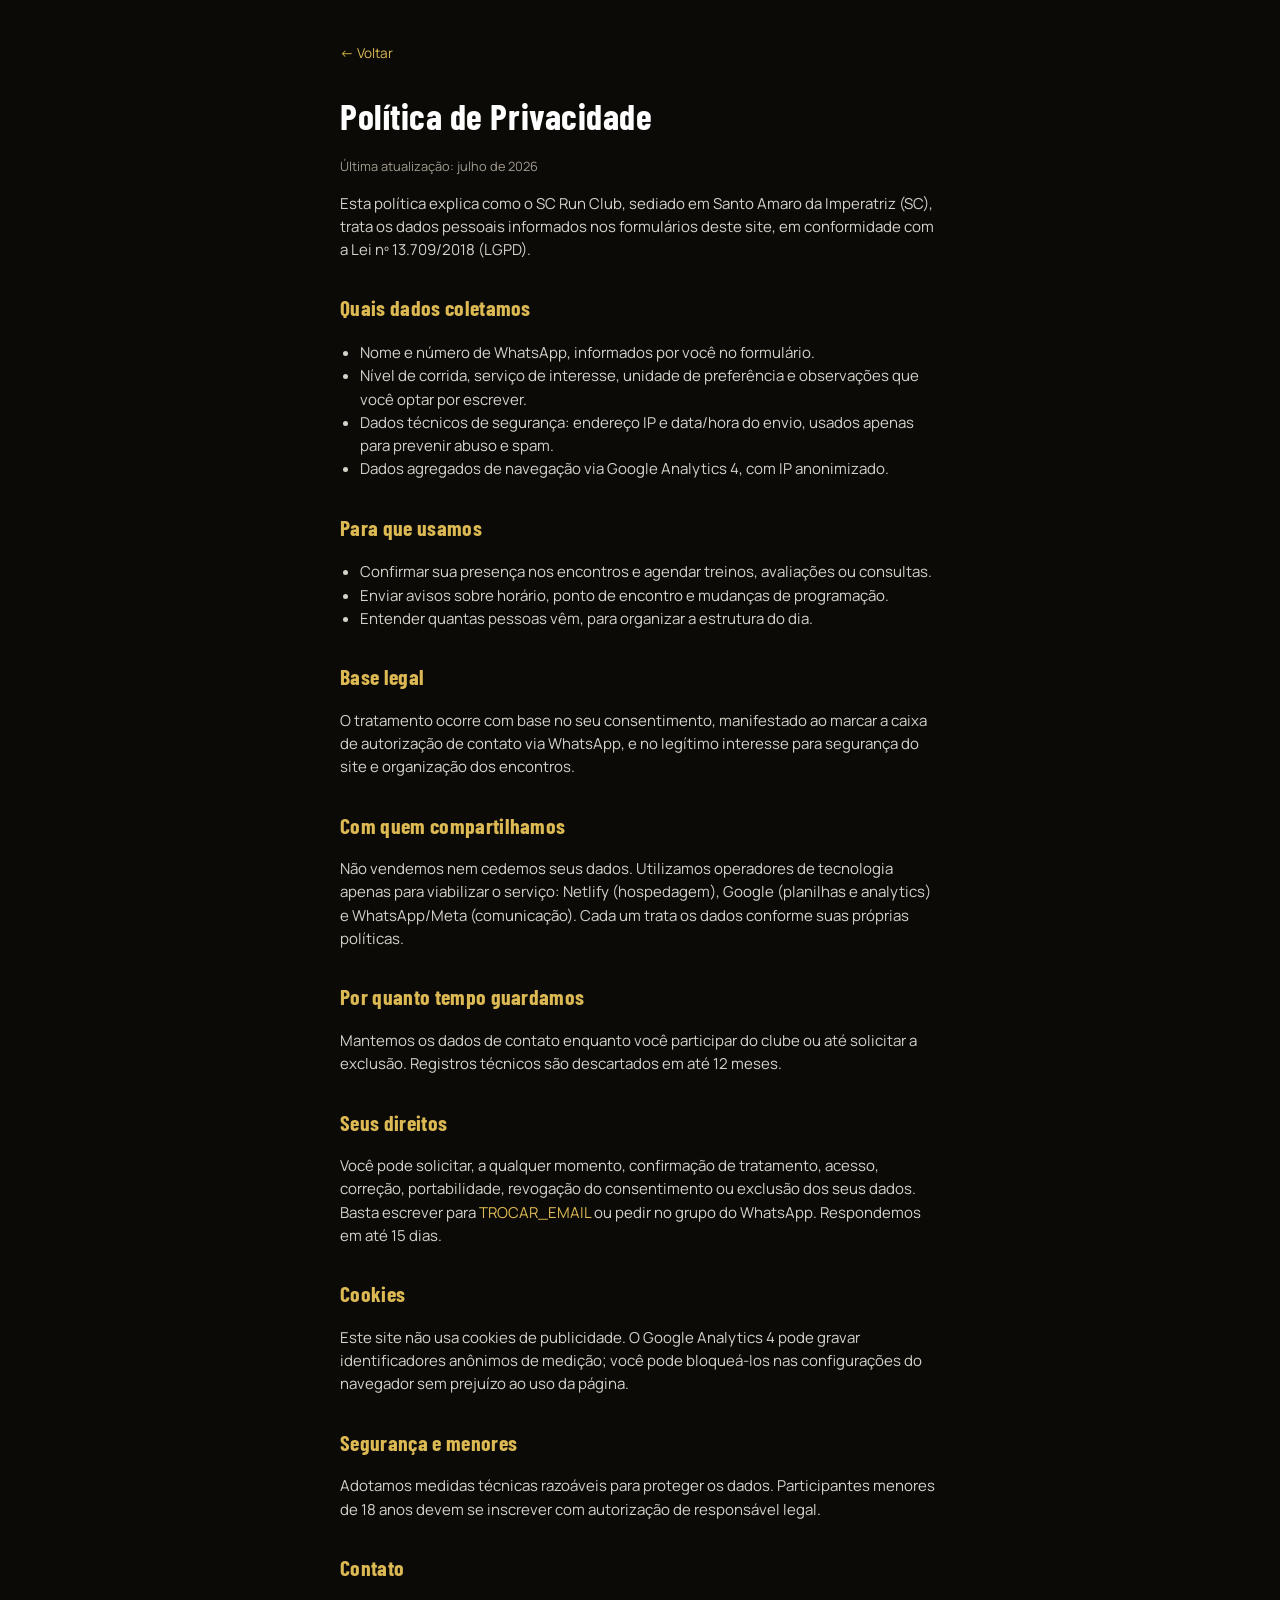
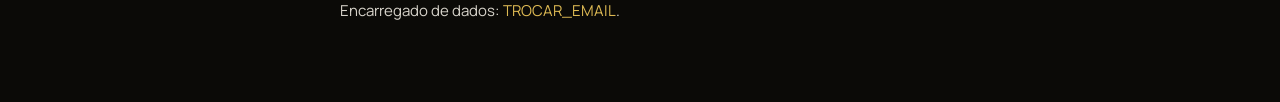
<file: privacidade.html>
<!doctype html>
<html lang="pt-BR">
<head>
<meta charset="utf-8">
<meta name="viewport" content="width=device-width, initial-scale=1">
<title>Política de Privacidade — SC Run Club</title>
<meta name="robots" content="noindex, follow">
<link rel="preconnect" href="https://fonts.googleapis.com">
<link rel="preconnect" href="https://fonts.gstatic.com" crossorigin>
<link href="https://fonts.googleapis.com/css2?family=Barlow+Condensed:wght@700&amp;family=Manrope:wght@400..800&amp;display=swap" rel="stylesheet">
<link rel="stylesheet" href="/styles.css">
<style>
  .doc{max-width:640px;margin:0 auto;padding:40px 20px 64px}
  .doc h1{font-size:2.25rem;margin:0 0 6px}
  .doc h2{font-size:1.35rem;margin:30px 0 8px;color:var(--gold-soft)}
  .doc p,.doc li{color:#D6D2C9;font-size:.94rem}
  .doc ul{padding-left:20px}
  .doc .back{display:inline-block;margin-bottom:24px;font-size:.85rem}
  .doc .updated{color:var(--muted);font-size:.8rem}
</style>
</head>
<body>
<div class="doc">
  <a class="back" href="/">&larr; Voltar</a>
  <h1>Política de Privacidade</h1>
  <p class="updated">Última atualização: julho de 2026</p>

  <p>Esta política explica como o SC Run Club, sediado em Santo Amaro da Imperatriz (SC), trata os dados pessoais informados nos formulários deste site, em conformidade com a Lei nº 13.709/2018 (LGPD).</p>

  <h2>Quais dados coletamos</h2>
  <ul>
    <li>Nome e número de WhatsApp, informados por você no formulário.</li>
    <li>Nível de corrida, serviço de interesse, unidade de preferência e observações que você optar por escrever.</li>
    <li>Dados técnicos de segurança: endereço IP e data/hora do envio, usados apenas para prevenir abuso e spam.</li>
    <li>Dados agregados de navegação via Google Analytics 4, com IP anonimizado.</li>
  </ul>

  <h2>Para que usamos</h2>
  <ul>
    <li>Confirmar sua presença nos encontros e agendar treinos, avaliações ou consultas.</li>
    <li>Enviar avisos sobre horário, ponto de encontro e mudanças de programação.</li>
    <li>Entender quantas pessoas vêm, para organizar a estrutura do dia.</li>
  </ul>

  <h2>Base legal</h2>
  <p>O tratamento ocorre com base no seu consentimento, manifestado ao marcar a caixa de autorização de contato via WhatsApp, e no legítimo interesse para segurança do site e organização dos encontros.</p>

  <h2>Com quem compartilhamos</h2>
  <p>Não vendemos nem cedemos seus dados. Utilizamos operadores de tecnologia apenas para viabilizar o serviço: Netlify (hospedagem), Google (planilhas e analytics) e WhatsApp/Meta (comunicação). Cada um trata os dados conforme suas próprias políticas.</p>

  <h2>Por quanto tempo guardamos</h2>
  <p>Mantemos os dados de contato enquanto você participar do clube ou até solicitar a exclusão. Registros técnicos são descartados em até 12 meses.</p>

  <h2>Seus direitos</h2>
  <p>Você pode solicitar, a qualquer momento, confirmação de tratamento, acesso, correção, portabilidade, revogação do consentimento ou exclusão dos seus dados. Basta escrever para <a href="mailto:TROCAR_EMAIL">TROCAR_EMAIL</a> ou pedir no grupo do WhatsApp. Respondemos em até 15 dias.</p>

  <h2>Cookies</h2>
  <p>Este site não usa cookies de publicidade. O Google Analytics 4 pode gravar identificadores anônimos de medição; você pode bloqueá-los nas configurações do navegador sem prejuízo ao uso da página.</p>

  <h2>Segurança e menores</h2>
  <p>Adotamos medidas técnicas razoáveis para proteger os dados. Participantes menores de 18 anos devem se inscrever com autorização de responsável legal.</p>

  <h2>Contato</h2>
  <p>Encarregado de dados: <a href="mailto:TROCAR_EMAIL">TROCAR_EMAIL</a>.</p>
</div>
</body>
</html>
</file>
<file: css/style.css>
/* ===========================================================
   SC RUN CLUB  |  style.css
   Mobile first. Cores, tipografia e componentes.
   =========================================================== */

:root{
  --black: #0A0A0A;
  --black-2: #141414;
  --black-3: #1B1B1A;
  --white: #F7F6F2;
  --gold: #D4AF37;
  --gold-strong: #DDB953;
  --grad: linear-gradient(125deg, #B08A28 0%, var(--gold) 52%, var(--gold-strong) 70%, #BE9634 100%);
  --gold-wash: rgba(212,175,55,.08);
  --line: rgba(212,175,55,.26);
  --muted: rgba(247,246,242,.72);
  --font-body: "Manrope", system-ui, sans-serif;
  --font-display: "Barlow Condensed", Impact, sans-serif;
  --header-h: 68px;
  --maxw: 1180px;
  --ease: cubic-bezier(.22,.61,.36,1);
}

*{ box-sizing: border-box; }
html{ scroll-behavior: smooth; scroll-padding-top: calc(var(--header-h) + 12px); }
body{
  margin:0;
  background: var(--black);
  color: var(--white);
  font-family: var(--font-body);
  font-size: 16px;
  line-height: 1.6;
  -webkit-font-smoothing: antialiased;
  overflow-x: hidden;
}
img{ max-width:100%; display:block; }
a{ color: inherit; }
h1,h2,h3{
  font-family:var(--font-display);
  font-weight:700;
  line-height:1;
  letter-spacing:.015em;
  text-transform:uppercase;
  margin:0;
}
p{ margin:0 0 1em; }
:focus-visible{ outline: 3px solid var(--gold-strong); outline-offset: 3px; border-radius:4px; }

.container{ width:100%; max-width:var(--maxw); margin:0 auto; padding:0 20px; }
.section{ padding:72px 0; position:relative; }
.section--alt{ background: var(--black-2); }
.section--alt2{ background: var(--black-3); }
.eyebrow{
  font-weight:700; font-size:.72rem; letter-spacing:.22em;
  text-transform:uppercase; color: var(--gold-strong);
  margin:0 0 14px;
}
.section h2{ font-size:clamp(2.25rem, 7vw, 3.75rem); margin-bottom:14px; }
.lead{ color: var(--muted); font-size:1.05rem; max-width:56ch; margin-bottom:34px; }
.lead strong{ color:var(--white); }
.sr-only, .pace__radio{
  position:absolute; width:1px; height:1px; padding:0; margin:-1px;
  overflow:hidden; clip-path:inset(50%); white-space:nowrap; border:0;
}
.icon-library{ display:none; }
.icon{
  width:20px; height:20px; flex:none; fill:none; stroke:currentColor;
  stroke-width:1.7; stroke-linecap:round; stroke-linejoin:round;
}
.eyebrow--icon{ display:flex; align-items:center; gap:8px; }

/* --------- Botões --------- */
.btn{
  display:inline-flex; align-items:center; justify-content:center; gap:8px;
  font-family:var(--font-body); font-weight:800; font-size:.96rem;
  padding:15px 26px; border-radius:999px; border:2px solid transparent;
  cursor:pointer; text-decoration:none; min-height:48px;
  transition:transform .18s var(--ease), filter .18s var(--ease), background .18s, border-color .18s;
}
.btn:active{ transform: translateY(1px); }
.btn--gold{ background: var(--grad); color:#1a1405; }
.btn--gold:hover{ filter:brightness(1.07); }
.btn--outline{ background:transparent; color:var(--white); border-color:rgba(248,245,236,.7); }
.btn--outline:hover{ border-color:var(--white); background:rgba(248,245,236,.08); }
.btn--ghost{ background:transparent; color:var(--gold-strong); border-color:var(--line); }
.btn--ghost:hover, .btn--ghost:focus-visible{ border-color:var(--gold); background:var(--gold-wash); }
.btn--block{ width:100%; }

/* --------- Header --------- */
.header{
  position:fixed; inset:0 0 auto 0; z-index:100; height:var(--header-h);
  display:flex; align-items:center;
  transition: background .3s var(--ease), border-color .3s, backdrop-filter .3s;
  border-bottom:1px solid transparent;
}
.header.is-scrolled{
  background: rgba(10,10,10,.92);
  backdrop-filter: blur(10px);
  border-bottom:1px solid var(--line);
}
.header .container{ display:flex; align-items:center; justify-content:space-between; }
.brand{ display:flex; align-items:center; }
.brand img{ height:30px; width:auto; }
.nav{ display:none; }
.nav a{
  text-decoration:none; color:var(--white); font-weight:600; font-size:.95rem;
  padding:6px 2px; position:relative; transition:color .2s;
}
.nav a::after{
  content:""; position:absolute; inset:auto 0 -2px; height:2px;
  background:var(--gold); transform:scaleX(0); transform-origin:left; transition:transform .2s var(--ease);
}
.nav a:hover, .nav a:focus-visible{ color:var(--gold-strong); }
.nav a:hover::after, .nav a:focus-visible::after{ transform:scaleX(1); }
.header-cta{ display:none; }

.burger{
  display:inline-flex; flex-direction:column; gap:5px; justify-content:center;
  width:48px; height:48px; background:none; border:0; cursor:pointer; padding:10px;
}
.burger span{ height:2px; width:100%; background:var(--white); transition:transform .25s var(--ease), opacity .2s; }
.burger[aria-expanded="true"] span:nth-child(1){ transform:translateY(7px) rotate(45deg); }
.burger[aria-expanded="true"] span:nth-child(2){ opacity:0; }
.burger[aria-expanded="true"] span:nth-child(3){ transform:translateY(-7px) rotate(-45deg); }

.mobile-nav{
  position:fixed; inset:var(--header-h) 0 0 0; z-index:99;
  background:rgba(10,10,10,.98); backdrop-filter:blur(6px);
  display:flex; flex-direction:column; padding:24px 20px 40px; gap:6px;
  transform:translateY(-8px); opacity:0; visibility:hidden; pointer-events:none; overflow-y:auto;
  transition:opacity .25s var(--ease), transform .25s var(--ease), visibility .25s;
}
.mobile-nav.is-open{ opacity:1; transform:translateY(0); visibility:visible; pointer-events:auto; }
.mobile-nav a{
  text-decoration:none; color:var(--white); font-family:var(--font-display); font-weight:700;
  font-size:1.6rem; text-transform:uppercase; padding:12px 0;
  border-bottom:1px solid var(--line);
}
.mobile-nav .btn{ margin-top:18px; color:#1a1405; font-family:var(--font-body); font-size:1rem; }

/* --------- Hero --------- */
.hero{
  display:flex; align-items:center;
  padding:calc(var(--header-h) + clamp(36px, 7vw, 112px)) 0 clamp(40px, 7vw, 92px);
  position:relative; overflow:hidden; border-bottom:1px solid var(--line);
}
.hero__bg{ position:absolute; inset:0; z-index:0;
  background:linear-gradient(145deg, #17140f, var(--black) 62%);
}
.hero .container{ position:relative; z-index:1; }
.badge{
  display:inline-flex; align-items:center; gap:8px; font-weight:800;
  font-size:.68rem; letter-spacing:.12em; text-transform:uppercase; color:var(--gold-strong);
  border:1px solid var(--line); border-radius:999px; padding:7px 12px; margin-bottom:18px;
}
.badge .icon{ width:16px; height:16px; }
.hero h1{
  font-size:clamp(2.75rem, 11.9vw, 6.85rem); font-style:italic; letter-spacing:-.015em;
  line-height:.9; margin-bottom:22px;
}
.hero h1 span{ display:block; color:var(--gold-strong); }
.hero__sub{ font-size:clamp(1rem, 2vw, 1.15rem); color:var(--muted); max-width:42ch; margin-bottom:28px; }
.hero__actions, .participation-actions{ display:flex; flex-wrap:wrap; gap:12px; }
.hero__actions .btn{ flex:1 1 auto; }
.hero__grid{ display:grid; gap:32px; align-items:center; }
.hero__media{
  display:grid; align-content:space-between; gap:clamp(20px, 3vw, 40px);
  padding:clamp(18px, 3vw, 30px); border:1px solid var(--line); border-radius:16px;
  background:linear-gradient(150deg, var(--black-3), var(--black-2) 70%);
}
.hero__media img{ width:min(100%, 425px); height:auto; justify-self:center; }
.hero__plate-label{
  color:var(--gold-strong); font-size:.63rem; font-weight:800; letter-spacing:.16em; text-transform:uppercase;
}
.hero__plate-footer{
  display:flex; align-items:center; justify-content:space-between; gap:10px;
  border-top:1px solid var(--line); padding-top:12px;
}
.icon--triathlon{ width:60px; height:24px; transition:transform .3s var(--ease); }
@media (hover:hover){
  .hero__media:hover .icon--triathlon{ transform:translateX(-5px); }
}

/* --------- Sábado --------- */
.grid-2{ display:grid; grid-template-columns:1fr; gap:16px; }
.feature{
  background:rgba(255,255,255,.02); border:1px solid var(--line);
  border-radius:16px; padding:24px; transition:border-color .18s, background .18s;
}
.feature:hover{ border-color:var(--gold); background:var(--gold-wash); }
.feature__icon{
  width:46px; height:46px; margin-bottom:14px; color:var(--gold-strong);
  display:flex; align-items:center; justify-content:center;
  border:1px solid var(--line); border-radius:12px;
}
.feature__icon svg{ width:24px; height:24px; }
.feature h3{ font-size:1.55rem; margin-bottom:8px; }
.feature p{ color:var(--muted); margin:0; font-size:.98rem; }

.local{
  margin-bottom:22px; border:1px solid var(--line); border-radius:16px;
  padding:clamp(18px, 3vw, 26px); background:rgba(201,162,76,.05);
  display:flex; flex-direction:column; gap:14px;
}
.local__label{ display:flex; align-items:center; gap:8px; font-weight:800; letter-spacing:.16em;
  font-size:.72rem; text-transform:uppercase; color:var(--gold-strong); margin-bottom:6px; }
.local strong{ display:block; font-size:1.1rem; }
.local strong + span{ color:var(--muted); }
.saturday-cta{ margin-top:24px; }

/* --------- Sobre --------- */
.about{ display:grid; grid-template-columns:1fr; gap:28px; align-items:center; }
.about__text p{ color:var(--muted); }
.about__text p strong{ color:var(--white); }
.media-fallback{
  position:relative; border-radius:18px; overflow:hidden; border:1px solid var(--line);
  min-height:280px; display:flex; align-items:center; justify-content:center;
  background:
    radial-gradient(80% 80% at 50% 30%, rgba(201,162,76,.08), transparent 70%),
    repeating-linear-gradient(120deg, #101010 0 12px, #0c0b0a 12px 24px);
}
.media-fallback img{ width:74%; max-width:340px; opacity:.92; }
.media-photo{ border-radius:18px; overflow:hidden; border:1px solid var(--line); position:relative; }
.media-photo img{ width:100%; height:100%; object-fit:cover; }
.media-photo::after{ content:""; position:absolute; inset:0;
  background:linear-gradient(180deg, rgba(10,10,10,.15), rgba(10,10,10,.55)); }

.mission{
  background:linear-gradient(135deg, #201C14, var(--black-3) 55%, var(--black-2));
  border-block:1px solid var(--line);
}
.mission__grid, .pace__grid{ display:grid; gap:clamp(18px, 5vw, 70px); }
.mission h2{ font-size:clamp(2.05rem, 9.5vw, 4rem); line-height:.97; }
.mission h2 span, .pace h2 span{ display:block; color:var(--gold-strong); }
.mission__text{ color:var(--muted); max-width:58ch; }
.mission__principles{ display:grid; gap:14px; margin:24px 0 0; }
.mission__principles > div{ border-top:1px solid var(--line); padding-top:12px; }
.mission__principles dt{ color:var(--gold-strong); font-weight:800; }
.mission__principles dd{ margin:0; }
.club-stats{
  display:grid; grid-template-columns:repeat(3,minmax(0,1fr)); gap:10px; margin:36px 0 0;
  border-block:1px solid var(--line); padding:16px 0;
}
.club-stats > div{ display:flex; flex-direction:column; border-inline-start:1px solid var(--line); padding-inline-start:clamp(8px, 3vw, 26px); }
.club-stats dt{ color:var(--muted); font-size:clamp(.72rem, 1.6vw, .95rem); line-height:1.35; }
.club-stats dd{
  order:-1; margin:0 0 6px; color:var(--gold-strong); font-family:var(--font-display);
  font-size:clamp(2.4rem, 6.7vw, 4.5rem); line-height:1; font-weight:700; font-variant-numeric:tabular-nums;
}

.pace__grid{ align-items:center; }
.pace__grid .lead{ margin:0; }
.pace h2{ font-size:clamp(2.5rem, 7vw, 4.75rem); }
.pace__track{ display:block; width:min(100%, 288px); height:auto; margin-top:12px; stroke:var(--line); stroke-width:2; }
.pace__trace{ stroke:var(--gold); stroke-dasharray:.21 .79; opacity:.75; }
.reveal.is-visible .pace__trace{ animation:track-pass 1.5s var(--ease) both; }
@keyframes track-pass{ from{ stroke-dashoffset:.23; opacity:0; } to{ stroke-dashoffset:-.78; opacity:.75; } }
.pace__selector{
  display:grid; grid-template-columns:repeat(3,minmax(0,1fr)); gap:6px; align-items:start;
  min-inline-size:0; margin:0; padding:clamp(8px, 2.2vw, 20px);
  background:var(--black-2); border:1px solid var(--line); border-radius:16px;
}
.pace__selector label{
  display:flex; align-items:center; justify-content:center; gap:8px; min-height:48px;
  padding:8px 3px; border:1px solid transparent; border-radius:9px; color:var(--muted);
  cursor:pointer; font-weight:800; font-size:clamp(.75rem, 1.65vw, .95rem); text-align:center;
  -webkit-tap-highlight-color:transparent;
  transition:background .18s, color .18s, border-color .18s;
}
.pace__selector label .icon{ width:16px; height:16px; }
.pace__selector label:hover, .pace__radio:checked + label{ color:var(--gold-strong); background:var(--gold-wash); }
.pace__radio:checked + label{ border-color:var(--gold); }
.pace__radio:focus-visible + label{ outline:2px solid var(--gold-strong); outline-offset:2px; }
.pace__panels{ display:grid; grid-column:1 / -1; padding:clamp(14px, 3vw, 26px) 8px 10px; }
.pace__panel{ grid-area:1 / 1; visibility:hidden; pointer-events:none; }
#ritmo-iniciante:checked ~ .pace__panels #ritmo-iniciante-info,
#ritmo-corro:checked ~ .pace__panels #ritmo-corro-info,
#ritmo-evoluir:checked ~ .pace__panels #ritmo-evoluir-info{
  visibility:visible; pointer-events:auto; animation:panel-in .28s var(--ease) both;
}
.pace__panel h3{ font-size:clamp(1.6rem, 4vw, 2.25rem); }
.pace__panel p{ margin:12px 0 18px; max-width:46ch; color:var(--muted); }
.pace__panel .btn{ padding-inline:clamp(12px, 2.2vw, 26px); text-align:center; }
.pace__link{ display:inline-flex; align-items:center; min-height:44px; margin:4px 0 0 10px; color:var(--gold-strong); text-underline-offset:.2em; }
@keyframes panel-in{ from{ opacity:0; transform:translateY(5px); } to{ opacity:1; transform:none; } }
@media (max-width:479px){
  .pace__selector label{ flex-direction:column; gap:4px; min-height:59px; }
}

/* --------- Como funciona --------- */
.steps{ display:grid; grid-template-columns:1fr; gap:18px; list-style:none; padding:0; margin:26px 0 0; }
.step{ display:flex; gap:18px; align-items:flex-start; padding:22px;
  border:1px solid var(--line); border-radius:16px; background:rgba(255,255,255,.02); }
.step__num{ font-family:var(--font-display); font-weight:700; font-size:2.4rem; line-height:1;
  color:var(--gold-strong); min-width:36px; }
.step h3{ font-size:1.55rem; margin-bottom:8px; }
.step p{ color:var(--muted); margin:0; }
.participation-actions{ margin-top:24px; }

/* --------- Serviços --------- */
.service{
  background:rgba(255,255,255,.02); border:1px solid var(--line); border-radius:16px;
  padding:26px; display:flex; flex-direction:column;
}
.service__pro{ color:var(--gold-strong); font-weight:700; font-size:.85rem;
  letter-spacing:.04em; margin:2px 0 12px; }
.service h3{ font-size:1.65rem; margin-bottom:4px; }
.service p{ color:var(--muted); flex:1; }
.service .btn{ margin-top:18px; min-height:54px; font-size:.86rem; letter-spacing:.07em; }
#assessoria:target{ border-color:var(--gold); }
.disclaimer{ margin-top:24px; color:var(--muted); font-size:.86rem; border-top:1px solid var(--line);
  padding-top:18px; max-width:70ch; }

/* --------- Time --------- */
.team{ display:grid; grid-template-columns:repeat(4,minmax(0,1fr)); gap:clamp(10px, 2vw, 20px); margin-top:26px; }
.member{ display:flex; flex-direction:column; min-width:0; }
@media (max-width:1023px){
  .member{ grid-column:span 2; }
  .member:last-child:nth-child(odd){ grid-column:2 / span 2; }
}
.member__photo{ border-radius:16px 16px 0 0; overflow:hidden; border:1px solid var(--line);
  border-bottom:2px solid var(--gold); aspect-ratio:4/5; background:var(--black-3); }
.member__photo img{ width:100%; height:100%; object-fit:cover; object-position:center 48%; }
.member__photo--high img{ object-position:center 24%; }
.member__body{ border:1px solid var(--line); border-top:0; border-radius:0 0 16px 16px;
  padding:clamp(10px, 1.5vw, 16px); background:rgba(255,255,255,.02); flex:1; }
.member__body h3{ font-size:clamp(1.23rem, 2.4vw, 1.45rem); margin-bottom:4px; }
.member__role{ color:var(--gold-strong); font-weight:600; font-size:.9rem;
  line-height:1.45; margin-bottom:0; }
.member__body p{ color:var(--muted); margin:0; font-size:clamp(.76rem, 1.45vw, .95rem); }

/* --------- Galeria --------- */
.gallery{
  list-style:none; margin:26px 0 0; padding:0;
  display:grid; grid-template-columns:repeat(2,minmax(0,1fr)); grid-auto-rows:clamp(142px, 32vw, 260px); gap:clamp(10px, 1.7vw, 20px);
}
.gallery__lead{ grid-column:1 / -1; }
.gallery__item{
  position:relative; display:block; width:100%; height:100%; padding:0; margin:0; cursor:zoom-in;
  background:rgba(255,255,255,.02); border:1px solid var(--line);
  border-radius:12px; overflow:hidden;
  transition:border-color .18s var(--ease);
}
.gallery__item img{ width:100%; height:100%; object-fit:cover; object-position:center 52%; transition:transform .4s var(--ease); }
.gallery__portrait img{ object-position:center 32%; }
.gallery__item::after{
  content:"+"; position:absolute; right:8px; bottom:8px; width:30px; height:30px;
  display:grid; place-items:center; border-radius:50%; background:rgba(10,10,10,.85); color:var(--gold-strong);
  font-size:1.15rem; line-height:1; border:1px solid var(--line); transition:transform .2s var(--ease);
}
.gallery__item:hover, .gallery__item:focus-visible{ border-color:var(--gold); }
@media (hover:hover){
  .gallery__item:hover img{ transform:scale(1.04); }
  .gallery__item:hover::after{ transform:scale(1.12); }
}

/* --------- Ampliação da galeria --------- */
.lightbox{ position:fixed; inset:0; z-index:200; display:flex; align-items:center; justify-content:center; }
.lightbox[hidden]{ display:none; }
.lightbox__backdrop{ position:absolute; inset:0; background:rgba(10,10,10,.94); border:0; }
.lightbox__panel{
  position:relative; z-index:1; width:100%; height:100%;
  display:flex; align-items:center; justify-content:center;
  padding:64px 16px 104px;
}
.lightbox__figure{ margin:0; display:flex; flex-direction:column; align-items:center; gap:12px; max-height:100%; }
.lightbox__img{
  max-width:100%; max-height:calc(100svh - 260px); width:auto; height:auto;
  border-radius:14px; border:1px solid var(--line);
}
.lightbox__caption{ color:var(--muted); font-size:.9rem; text-align:center; max-width:52ch; }
.lightbox__position{ display:block; color:var(--gold-strong); font-weight:800; font-variant-numeric:tabular-nums; }
.lightbox__btn{
  position:absolute; display:inline-flex; align-items:center; justify-content:center;
  width:48px; height:48px; min-height:48px; padding:0; cursor:pointer;
  color:var(--white); background:rgba(10,10,10,.72);
  border:1px solid var(--line); border-radius:999px;
  transition:border-color .18s var(--ease), background .18s;
}
.lightbox__btn:hover{ border-color:var(--gold); background:rgba(201,162,76,.14); }
.lightbox__btn svg{ width:22px; height:22px; }
.lightbox__close{ top:12px; right:16px; }
.lightbox__prev{ bottom:24px; left:calc(50% - 58px); }
.lightbox__next{ bottom:24px; right:calc(50% - 58px); }
body.lightbox-open{ overflow:hidden; }
body.lightbox-open .wa-float{ display:none; }

@media (min-width:768px){
  .gallery{ grid-template-columns:minmax(0,1.3fr) repeat(2,minmax(0,1fr)); grid-auto-rows:clamp(160px, 19vw, 242px); }
  .gallery__lead{ grid-column:1; grid-row:span 2; }
  .lightbox__panel{ padding:72px 88px; }
  .lightbox__img{ max-height:calc(100svh - 200px); }
  .lightbox__close{ top:20px; right:24px; }
  .lightbox__prev{ left:24px; right:auto; top:50%; bottom:auto; transform:translateY(-50%); }
  .lightbox__next{ right:24px; left:auto; top:50%; bottom:auto; transform:translateY(-50%); }
}

/* --------- FAQ --------- */
.faq{ max-width:820px; margin:0 auto; border-top:1px solid var(--line); }
.faq__item{ border-bottom:1px solid var(--line); }
.faq__q{
  width:100%; text-align:left; background:none; border:0; cursor:pointer; color:var(--white);
  font-family:var(--font-body); font-weight:700; font-size:1.08rem;
  padding:20px 44px 20px 4px; position:relative; display:flex; align-items:center; min-height:60px;
}
.faq__q::after{ content:""; position:absolute; right:8px; top:50%; width:12px; height:12px;
  border-right:2px solid var(--gold); border-bottom:2px solid var(--gold);
  transform:translateY(-70%) rotate(45deg); transition:transform .25s var(--ease); }
.faq__q[aria-expanded="true"]::after{ transform:translateY(-30%) rotate(-135deg); }
.faq__a{ overflow:hidden; max-height:0; transition:max-height .3s var(--ease); }
.faq__a > div{ padding:0 4px 22px; color:var(--muted); }

/* --------- Contato --------- */
.contact{ display:grid; grid-template-columns:1fr; gap:34px; }
.contact__info a{ color:var(--gold-strong); text-decoration:none; word-break:break-word; }
.contact__info a:hover{ text-decoration:underline; }
.contact__block{ margin-bottom:22px; }
.contact__block .label{ font-weight:700; letter-spacing:.16em;
  font-size:.72rem; text-transform:uppercase; color:var(--gold-strong); margin-bottom:6px; }
.field{ margin-bottom:16px; }
.field label{ display:block; font-weight:600; font-size:.9rem; margin-bottom:6px; }
.field input, .field select, .field textarea{
  width:100%; background:rgba(255,255,255,.04); border:1px solid var(--line); border-radius:10px;
  color:var(--white); font:inherit; padding:13px 14px; min-height:48px;
}
.field textarea{ min-height:120px; resize:vertical; }
.field input:focus, .field select:focus, .field textarea:focus{ border-color:var(--gold); outline:none; }
.hp{ position:absolute; left:-9999px; width:1px; height:1px; overflow:hidden; }
.form-status{ min-height:22px; font-size:.92rem; margin-top:6px; }
.form-status.ok{ color:var(--gold-strong); }
.form-status.err{ color:#ff8f7a; }

/* --------- Footer --------- */
.footer{ background:var(--black-2); border-top:1px solid var(--line); padding:44px 0 28px; }
.footer__grid{ display:flex; flex-direction:column; gap:24px; }
.footer img.flogo{ height:30px; width:auto; margin-bottom:6px; }
.footer nav{ display:flex; flex-wrap:wrap; gap:16px; }
.footer nav a{ text-decoration:none; color:var(--muted); font-size:.95rem; }
.footer nav a:hover{ color:var(--white); }
.footer__links a{ color:var(--gold-strong); text-decoration:none; }
.footer__copy{ margin-top:26px; padding-top:18px; border-top:1px solid var(--line);
  color:var(--muted); font-size:.85rem; }

/* --------- WhatsApp flutuante --------- */
.wa-float{
  position:fixed; right:16px; bottom:16px; z-index:90;
  display:inline-flex; align-items:center; gap:10px; text-decoration:none;
  background:var(--grad); color:#1a1405; font-weight:800; font-size:.92rem;
  padding:12px 16px; border-radius:999px; box-shadow:0 8px 24px rgba(0,0,0,.4);
  min-height:48px;
}
.wa-float svg{ width:22px; height:22px; flex:none; }
.wa-float:hover{ filter:brightness(1.05); }
@media (max-width:599px){
  .wa-float{ width:52px; height:52px; padding:0; justify-content:center; }
  .wa-float span{ display:none; }
}

/* ===========================================================
   QUIZ
   =========================================================== */
.quiz-section{ padding:72px 0; background:var(--black-3); }
.quiz-title{ font-size:clamp(2.25rem, 7vw, 3.5rem); text-align:center; }
.quiz-intro{ max-width:52ch; margin:12px auto 26px; color:var(--muted); text-align:center; }
.quiz-intro a{ color:var(--gold-strong); font-weight:800; text-underline-offset:.18em; }
.quiz-intro a:hover{ color:var(--white); }
.quiz{
  max-width:640px; margin:0 auto; border:1px solid var(--line); border-radius:20px;
  background:rgba(255,255,255,.02); overflow:hidden; position:relative;
}
.quiz__progress{ height:6px; background:rgba(255,255,255,.06); }
.quiz__bar{ height:100%; width:0; background:var(--grad); transition:width .35s var(--ease); }
.quiz__inner{ padding:34px 24px 30px; }
.quiz__count{ font-size:.78rem; letter-spacing:.16em; text-transform:uppercase;
  color:var(--gold-strong); font-weight:700; margin-bottom:14px; }
.quiz__screen{ display:none; animation:fadeSlide .35s var(--ease); }
.quiz__screen.is-active{ display:block; }
@keyframes fadeSlide{ from{ opacity:0; transform:translateY(10px);} to{ opacity:1; transform:none;} }
.quiz h2.quiz__q{ font-size:clamp(1.4rem,6vw,2rem); margin-bottom:20px; }
.quiz .field input{ font-size:1.05rem; }
.quiz__hint{ color:var(--muted); font-size:.88rem; margin-top:8px; }
.quiz__warn{ color:var(--gold-strong); font-size:.9rem; margin-top:10px; display:none;
  border:1px solid var(--line); border-radius:10px; padding:10px 12px; background:rgba(201,162,76,.06); }
.quiz__warn.show{ display:block; }
.quiz__error{ color:#ff8f7a; font-size:.88rem; margin-top:8px; min-height:18px; }

.level-cards{ display:grid; gap:12px; }
.level-card{
  display:block; border:1px solid var(--line); border-radius:14px; padding:18px 18px;
  cursor:pointer; background:rgba(255,255,255,.02); transition:border-color .18s, background .18s;
  position:relative;
}
.level-card:hover{ border-color:var(--gold); }
.level-card input{ position:absolute; opacity:0; width:1px; height:1px; }
.level-card__t{ font-family:var(--font-display); font-weight:700; font-size:1.5rem; color:var(--white); }
.level-card__d{ color:var(--muted); font-size:.92rem; margin-top:4px; }
.level-card.is-selected{ border-color:var(--gold); background:rgba(201,162,76,.10); }
.level-card:focus-within{ outline:3px solid var(--gold-strong); outline-offset:2px; }

.origem-opts{ display:grid; gap:10px; }
.origem-opts label{ display:flex; align-items:center; gap:12px; border:1px solid var(--line);
  border-radius:12px; padding:14px 16px; cursor:pointer; min-height:48px; }
.origem-opts label:hover{ border-color:var(--gold); }
.origem-opts input{ accent-color:var(--gold); width:18px; height:18px; }

.quiz__nav{ display:flex; gap:12px; margin-top:26px; }
.quiz__nav .btn{ flex:1; }
.quiz__back{ display:none; }
.quiz__back.show{ display:inline-flex; }

.quiz__done{ text-align:center; }
.quiz__done .check{ width:64px; height:64px; margin:0 auto 18px; border-radius:50%;
  background:var(--grad); display:flex; align-items:center; justify-content:center; }
.quiz__done .check svg{ width:30px; height:30px; color:#1a1405; }
.quiz__done h2{ font-size:1.8rem; margin-bottom:12px; }
.quiz__done p{ color:var(--muted); margin-bottom:24px; }
.quiz__done .actions{ display:flex; flex-direction:column; gap:12px; }

/* offscreen mas presente no DOM */
.quiz__field-hidden{ position:absolute !important; left:-9999px; width:1px; height:1px; overflow:hidden; }

/* ===========================================================
   Animações de entrada
   =========================================================== */
.reveal{ transition:opacity .55s var(--ease), transform .55s var(--ease); }
.reveal.is-pending:not(:focus-within){ opacity:0; transform:translateY(16px); }
.gallery > :nth-child(even), .team > :nth-child(even){ transition-delay:.065s; }
.reveal:focus-within{ transition-delay:0s; }
.reading-progress{ display:none; }
@supports (animation-timeline:scroll()){
  @media (prefers-reduced-motion:no-preference){
    .reading-progress{
      display:block; position:fixed; z-index:101; inset:0 0 auto; height:2px; pointer-events:none;
      background:var(--gold); transform-origin:left; animation:reading-track linear both;
      animation-timeline:scroll(root block);
    }
    @keyframes reading-track{ from{ transform:scaleX(0); } to{ transform:scaleX(1); } }
  }
}

/* ===========================================================
   Breakpoints
   =========================================================== */
@media (min-width:768px){
  :root{ --header-h:76px; }
  .section{ padding:96px 0; }
  .brand img{ height:34px; }
  .grid-2{ grid-template-columns:1fr 1fr; gap:20px; }
  .local{ flex-direction:row; align-items:center; justify-content:space-between; }
  .local .btn{ flex-shrink:0; }
  .mission__grid{ grid-template-columns:1.08fr 1fr; align-items:center; }
  .mission h2{ font-size:clamp(2.05rem, 5.3vw, 4.7rem); }
  .pace__grid{ grid-template-columns:.78fr 1fr; }
  .steps{ grid-template-columns:repeat(3,1fr); }
  .about{ grid-template-columns:1.1fr .9fr; gap:44px; }
  .contact{ grid-template-columns:1fr 1fr; gap:48px; }
  .hero__actions .btn{ flex:0 0 auto; }
  .footer__grid{ flex-direction:row; justify-content:space-between; align-items:flex-start; flex-wrap:wrap; }
  .wa-float{ right:24px; bottom:24px; }
}
@media (min-width:880px){
  .hero__grid{ grid-template-columns:minmax(0,1.15fr) minmax(0,1fr); gap:clamp(28px, 4vw, 56px); }
  .hero h1{ font-size:clamp(4.2rem, 7.6vw, 6.25rem); }
  .hero__media{ min-height:clamp(255px, 32vw, 380px); }
}
@media (min-width:1024px){
  .nav{ display:flex; gap:clamp(12px, 1.6vw, 26px); }
  .header-cta{ display:inline-flex; }
  .burger, .mobile-nav{ display:none; }
  .team{ grid-template-columns:repeat(5,minmax(0,1fr)); }
}
.services-grid{ display:grid; grid-template-columns:1fr; gap:18px; }
@media (min-width:768px){ .services-grid{ grid-template-columns:repeat(3,1fr); } }

@media (prefers-reduced-motion:reduce){
  html{ scroll-behavior:auto; }
  *{ animation:none !important; transition:none !important; }
  .reveal.is-pending:not(:focus-within){ opacity:1; transform:none; }
  .hero__media:hover .icon--triathlon, .gallery__item:hover img, .gallery__item:hover::after, .btn:active{ transform:none; }
}
</file>
<file: styles.css>
:root{
  --core-black:#0B0A07;
  --surface:#141210;
  --surface-2:#1C1916;
  --matte-gold:#D4AF37;
  --gold-soft:#DDB953;
  --cloud-white:#FEFEFE;
  --muted:#A39C90;
  --line:rgba(254,254,254,.08);
  --radius:18px;
  --radius-lg:24px;
  --shadow:0 8px 24px rgba(0,0,0,.45);
  --ease:cubic-bezier(.2,.8,.2,1);
}

*{box-sizing:border-box}
html{scroll-behavior:smooth}
body{
  margin:0;background:var(--core-black);color:var(--cloud-white);
  font-family:"Manrope",system-ui,sans-serif;
  line-height:1.55;-webkit-font-smoothing:antialiased;
}
h1,h2,h3,.btn,.cta{font-family:"Barlow Condensed",Impact,sans-serif;letter-spacing:.015em}
img{max-width:100%;display:block}
a{color:var(--gold-soft);text-decoration:none}
a:hover{text-decoration:underline}

/* Acessibilidade: foco sempre visível */
:focus-visible{outline:3px solid var(--gold-soft);outline-offset:3px;border-radius:8px}
.skip{position:absolute;left:-9999px}
.skip:focus{left:12px;top:12px;z-index:50;background:var(--matte-gold);color:#000;padding:10px 14px;border-radius:10px}

.wrap{max-width:500px;margin:0 auto;padding:24px 18px 56px}

/* ---------- Destaque topo ---------- */
.notice{
  display:block;margin:0 0 20px;padding:12px 16px;text-align:center;
  background:linear-gradient(180deg,rgba(201,162,39,.16),rgba(201,162,39,.08));
  border:1px solid rgba(201,162,39,.35);border-radius:999px;
  color:var(--gold-soft);font-size:.86rem;font-weight:500;
}
.notice:hover{text-decoration:none;background:rgba(201,162,39,.2)}

/* ---------- Perfil ---------- */
.profile{text-align:center;margin-bottom:22px}
.avatar{
  width:96px;height:96px;margin:0 auto 14px;border-radius:26px;
  background:var(--surface);padding:8px;border:1px solid var(--line);
}
.name{margin:0;font-size:1.6rem;font-weight:700}
.subtitle{margin:4px 0 0;color:var(--matte-gold);font-size:.82rem;text-transform:uppercase;letter-spacing:.12em}
.bio{margin:12px auto 0;max-width:38ch;color:var(--muted);font-size:.93rem}

.socials{display:flex;gap:10px;justify-content:center;margin-top:16px}
.socials a{
  display:grid;place-items:center;width:42px;height:42px;border-radius:14px;
  background:var(--surface);border:1px solid var(--line);color:var(--cloud-white);
  transition:transform .18s var(--ease),border-color .18s var(--ease);
}
.socials a:hover{transform:translateY(-2px);border-color:rgba(201,162,39,.5);text-decoration:none}
.socials svg{width:20px;height:20px;fill:currentColor}

/* ---------- Hero ---------- */
.hero{position:relative;margin:0 0 20px;border-radius:var(--radius-lg);overflow:hidden}
.hero img{width:100%;height:180px;object-fit:cover}
.hero::after{content:"";position:absolute;inset:0;background:linear-gradient(180deg,rgba(11,10,7,.15),rgba(11,10,7,.8))}

/* ---------- Pills de atalho ---------- */
.pills{display:flex;flex-wrap:wrap;gap:8px;justify-content:center;margin:0 0 22px}
.pills a{
  padding:7px 14px;border-radius:999px;background:var(--surface-2);
  border:1px solid var(--line);color:var(--muted);font-size:.78rem;
  transition:color .18s var(--ease),border-color .18s var(--ease);
}
.pills a:hover{color:var(--gold-soft);border-color:rgba(201,162,39,.4);text-decoration:none}

/* ---------- Cards empilhados ---------- */
.cards{display:flex;flex-direction:column;gap:12px}
.card{
  display:grid;grid-template-columns:56px 1fr auto;align-items:center;gap:14px;
  width:100%;text-align:left;padding:14px;cursor:pointer;
  background:var(--surface);border:1px solid var(--line);border-radius:var(--radius);
  color:var(--cloud-white);font:inherit;box-shadow:var(--shadow);
  transition:transform .2s var(--ease),border-color .2s var(--ease),background .2s var(--ease);
}
.card:hover{transform:translateY(-3px);border-color:rgba(201,162,39,.45);background:var(--surface-2);text-decoration:none}
.card .thumb{width:56px;height:56px;border-radius:14px;object-fit:cover;background:var(--surface-2)}
.card h2{margin:0;font-size:1rem;font-weight:600}
.card p{margin:3px 0 0;color:var(--muted);font-size:.82rem;line-height:1.4}
.cta{
  flex:none;padding:8px 15px;border-radius:999px;white-space:nowrap;
  background:var(--matte-gold);color:#0B0A07;font-size:.8rem;font-weight:700;
}
.card:hover .cta{background:var(--gold-soft)}
.cards.skeleton{min-height:50vh}

/* ---------- Modal / bottom sheet ---------- */
.overlay{position:fixed;inset:0;z-index:40;background:rgba(0,0,0,.72);
  display:flex;align-items:flex-end;justify-content:center;padding:0;backdrop-filter:blur(3px)}
@media (min-width:560px){.overlay{align-items:center;padding:24px}}
.sheet{
  position:relative;width:100%;max-width:500px;max-height:90vh;overflow-y:auto;
  background:var(--surface);border:1px solid var(--line);
  border-radius:24px 24px 0 0;padding:26px 20px 28px;
  animation:up .28s var(--ease);
}
@media (min-width:560px){.sheet{border-radius:24px}}
@keyframes up{from{transform:translateY(24px);opacity:0}to{transform:none;opacity:1}}
@media (prefers-reduced-motion:reduce){.sheet{animation:none}.card:hover{transform:none}}
.sheet h2{margin:0 0 6px;font-size:1.25rem;padding-right:36px}
.close{
  position:absolute;top:14px;right:14px;width:36px;height:36px;border-radius:50%;
  background:var(--surface-2);border:1px solid var(--line);color:var(--cloud-white);
  font-size:1.4rem;line-height:1;cursor:pointer;
}
.close:hover{border-color:rgba(201,162,39,.5)}

.list{list-style:none;margin:14px 0 0;padding:0;display:flex;flex-direction:column;gap:10px}
.list li{background:var(--surface-2);border:1px solid var(--line);border-radius:14px;padding:12px 14px;font-size:.9rem}
.list strong{display:block;font-size:.92rem}
.list span{color:var(--muted);font-size:.82rem}

/* ---------- Formulário ---------- */
.form{display:flex;flex-direction:column;gap:6px;margin-top:14px}
.form label{font-size:.82rem;font-weight:500;margin-top:10px}
.form input,.form select,.form textarea{
  width:100%;padding:13px 14px;border-radius:14px;
  background:var(--surface-2);border:1px solid var(--line);color:var(--cloud-white);
  font:inherit;font-size:.92rem;
}
.form input::placeholder,.form textarea::placeholder{color:#6f6a61}
.form input:focus,.form select:focus,.form textarea:focus{border-color:var(--matte-gold);outline:none;box-shadow:0 0 0 3px rgba(201,162,39,.2)}
.form input[aria-invalid="true"]{border-color:#E5484D}
.help{color:var(--muted);font-size:.74rem}
.hint{margin:0;color:var(--muted);font-size:.84rem}
.hp{position:absolute;left:-9999px;width:1px;height:1px;overflow:hidden}
.check{display:flex;gap:10px;align-items:flex-start;margin-top:16px;font-size:.8rem;color:var(--muted)}
.check input{width:18px;height:18px;flex:none;margin-top:2px;accent-color:var(--matte-gold)}
.btn{
  margin-top:18px;padding:15px;border:0;border-radius:999px;cursor:pointer;
  background:var(--matte-gold);color:#0B0A07;font-size:1rem;font-weight:700;
  transition:background .18s var(--ease),transform .18s var(--ease);
}
.btn:hover{background:var(--gold-soft);transform:translateY(-1px)}
.btn[disabled]{opacity:.6;cursor:progress;transform:none}
.status{margin:12px 0 0;font-size:.86rem;min-height:1.2em}
.status.ok{color:#5BD08A}
.status.err{color:#FF8A8E}

/* ---------- Footer ---------- */
.foot{margin-top:34px;text-align:center;color:var(--muted);font-size:.78rem}
.foot p{margin:6px 0}
.foot a{color:var(--muted);text-decoration:underline}
.foot a:hover{color:var(--gold-soft)}
</file>
